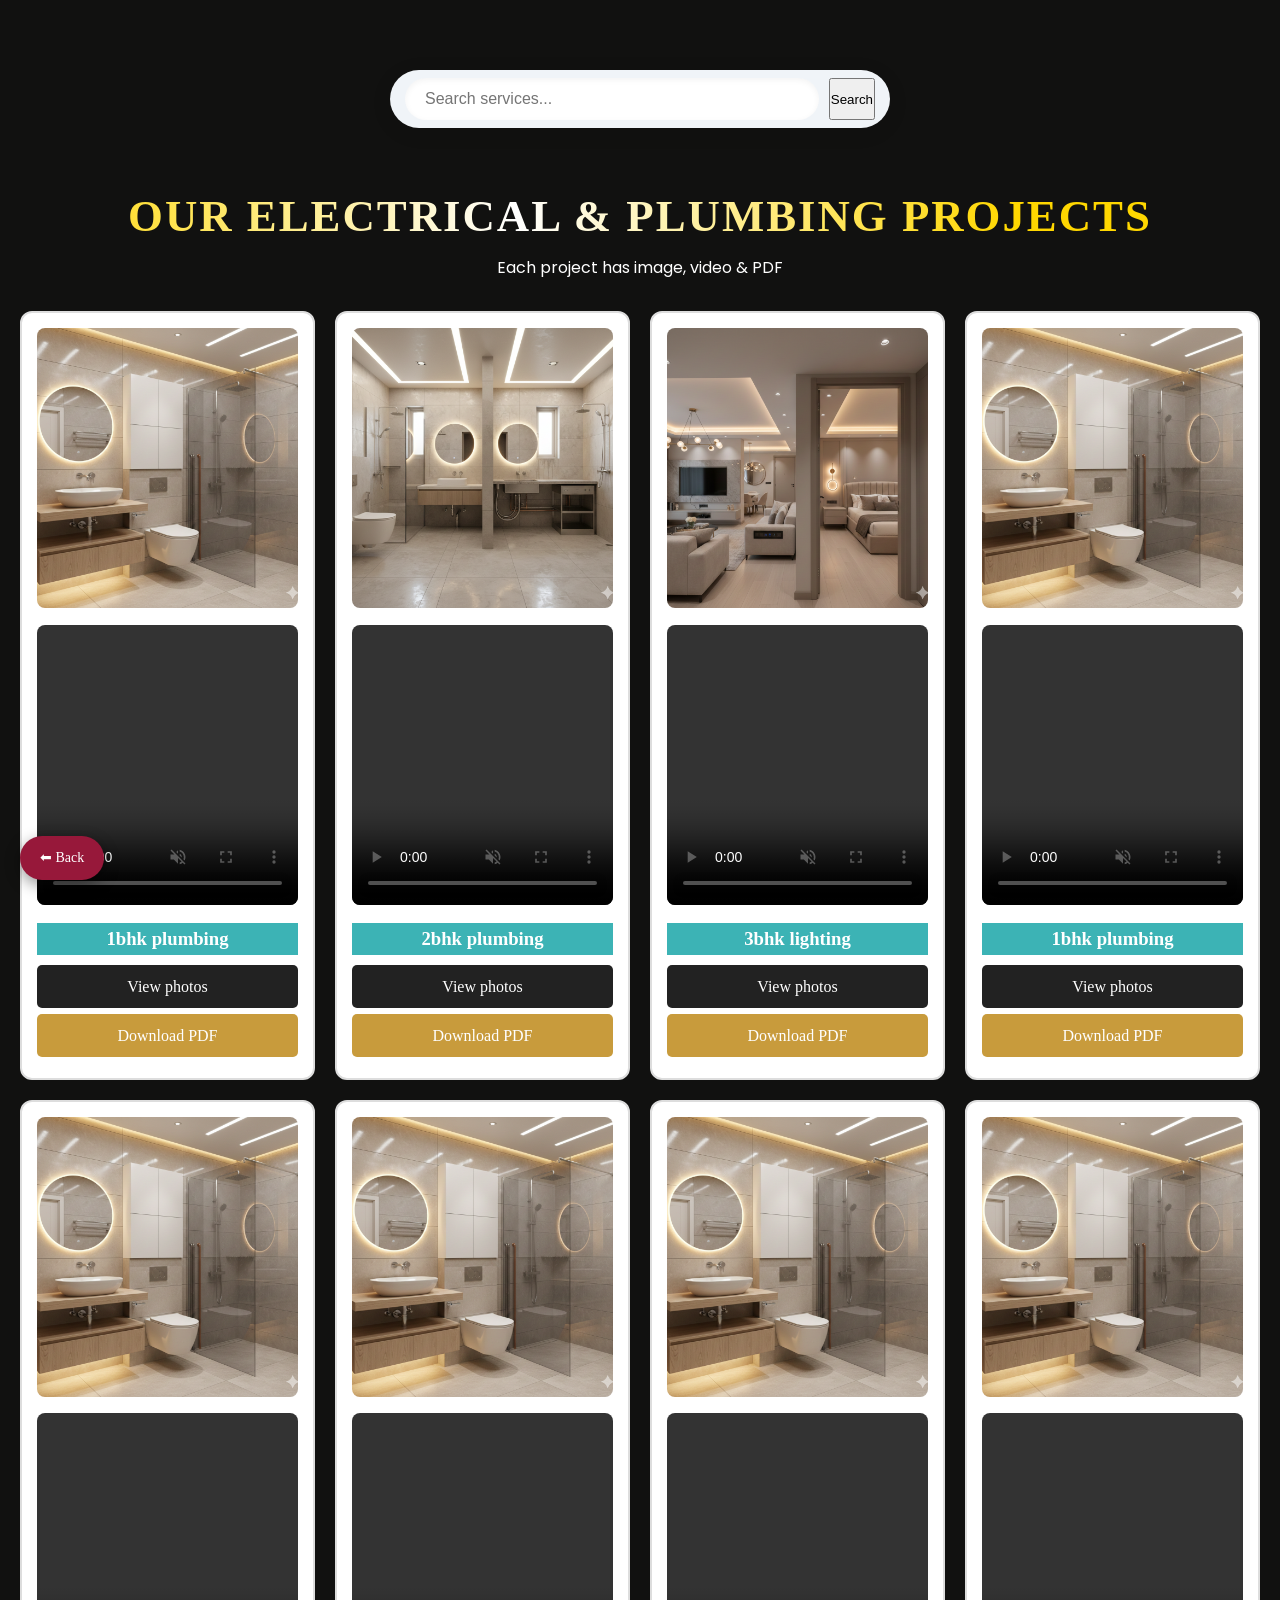
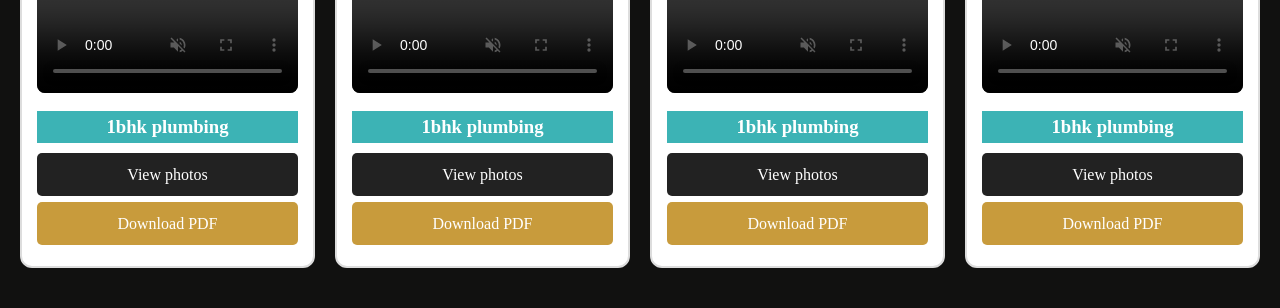
<file: electrical-plumbing-project.html>
<!DOCTYPE html>
<html lang="en">
<head>
  <meta charset="UTF-8">
  <title>Electrical Plumbing Projects</title>
  <meta name="viewport" content="width=device-width, initial-scale=1.0">
  <link rel="stylesheet" href="style.css">
    <link rel="stylesheet" href="https://cdnjs.cloudflare.com/ajax/libs/font-awesome/6.5.0/css/all.min.css">
  <link href="https://fonts.googleapis.com/css2?family=Poppins:wght@400;600;700&display=swap" rel="stylesheet">

</head>

<body class="electrical-plumbing-projects-page">
<section class="inner-section">
    <!-- Search Bar -->
   <div class="search-wrapper">
    <input type="text" id="search-input" placeholder="Search services...">
    <button id="search-btn">Search</button>
  </div>
  
 <p id="no-results" style="display:none; text-align:center; color:red; font-weight:600;">
  No results found 😔
</p>

  <h1>Our electrical & plumbing Projects</h1>
  <p>Each project has image, video & PDF</p>

  <div class="inner-gallery">

    <!-- Project 1 -->
    <div class="project-box">
      <img src="1bhk-plumbing.png" alt="Modular Kitchen">

      <video controls muted playsinline>
        <source src="1bhk-plumbing.mp4" type="video/mp4">
      </video>

      <h3>1bhk plumbing</h3>

      <a href="1bhk-plumbing-photo.pdf" class="btn">
        View photos
      </a>

      <a href="1bhk-plumbing.pdf" download class="btn download">
        Download PDF
      </a>
    </div>

    <!-- Project 2 -->
    <div class="project-box">
      <img src="2bhk-plumbing.png" alt="Furniture Fitting">

      <video controls muted playsinline>
        <source src="2bhk-plumbing.mp4" type="video/mp4">
      </video>

      <h3>2bhk plumbing</h3>

      <a href="2bhk-plumbing-photo.pdf" class="btn">
        View photos
      </a>

      <a href="2bhk-plumbing.pdf" download class="btn download">
        Download PDF
      </a>
    </div>

    <!-- Project 3 -->
    <div class="project-box">
      <img src="3bhk-lighting.png" alt="Wall Design">

      <video controls muted playsinline>
        <source src="3bhk-lighting.mp4" type="video/mp4">
      </video>

      <h3>3bhk lighting</h3>

      <a href="3bhk-lighting-photo.pdf" class="btn">
        View photos
      </a>

      <a href="3bhk-interior.pdf" download class="btn download">
        Download PDF
      </a>
    </div>

     <!-- Project 1 -->
    <div class="project-box">
      <img src="1bhk-plumbing.png" alt="Modular Kitchen">

      <video controls muted playsinline>
        <source src="1bhk-plumbing.mp4" type="video/mp4">
      </video>

      <h3>1bhk plumbing</h3>

      <a href="1bhk-plumbing-photo.pdf" class="btn">
        View photos
      </a>

      <a href="1bhk-plumbing.pdf" download class="btn download">
        Download PDF
      </a>
    </div>

        <!-- Project 1 -->
    <div class="project-box">
      <img src="1bhk-plumbing.png" alt="Modular Kitchen">

      <video controls muted playsinline>
        <source src="1bhk-plumbing.mp4" type="video/mp4">
      </video>

      <h3>1bhk plumbing</h3>

      <a href="1bhk-plumbing-photo.pdf" class="btn">
        View photos
      </a>

      <a href="1bhk-plumbing.pdf" download class="btn download">
        Download PDF
      </a>
    </div>

        <!-- Project 1 -->
    <div class="project-box">
      <img src="1bhk-plumbing.png" alt="Modular Kitchen">

      <video controls muted playsinline>
        <source src="1bhk-plumbing.mp4" type="video/mp4">
      </video>

      <h3>1bhk plumbing</h3>

      <a href="1bhk-plumbing-photo.pdf" class="btn">
        View photos
      </a>

      <a href="1bhk-plumbing.pdf" download class="btn download">
        Download PDF
      </a>
    </div>

        <!-- Project 1 -->
    <div class="project-box">
      <img src="1bhk-plumbing.png" alt="Modular Kitchen">

      <video controls muted playsinline>
        <source src="1bhk-plumbing.mp4" type="video/mp4">
      </video>

      <h3>1bhk plumbing</h3>

      <a href="1bhk-plumbing-photo.pdf" class="btn">
        View photos
      </a>

      <a href="1bhk-plumbing.pdf" download class="btn download">
        Download PDF
      </a>
    </div>

        <!-- Project 1 -->
    <div class="project-box">
      <img src="1bhk-plumbing.png" alt="Modular Kitchen">

      <video controls muted playsinline>
        <source src="1bhk-plumbing.mp4" type="video/mp4">
      </video>

      <h3>1bhk plumbing</h3>

      <a href="1bhk-plumbing-photo.pdf" class="btn">
        View photos
      </a>

      <a href="1bhk-plumbing.pdf" download class="btn download">
        Download PDF
      </a>
    </div>

  </div>

</section>

<a href="javascript:history.back()" class="fixed-back-btn">⬅ Back</a>

<!-- JS -->
  <script src="script.js"></script>


</body>
</html>
</file>
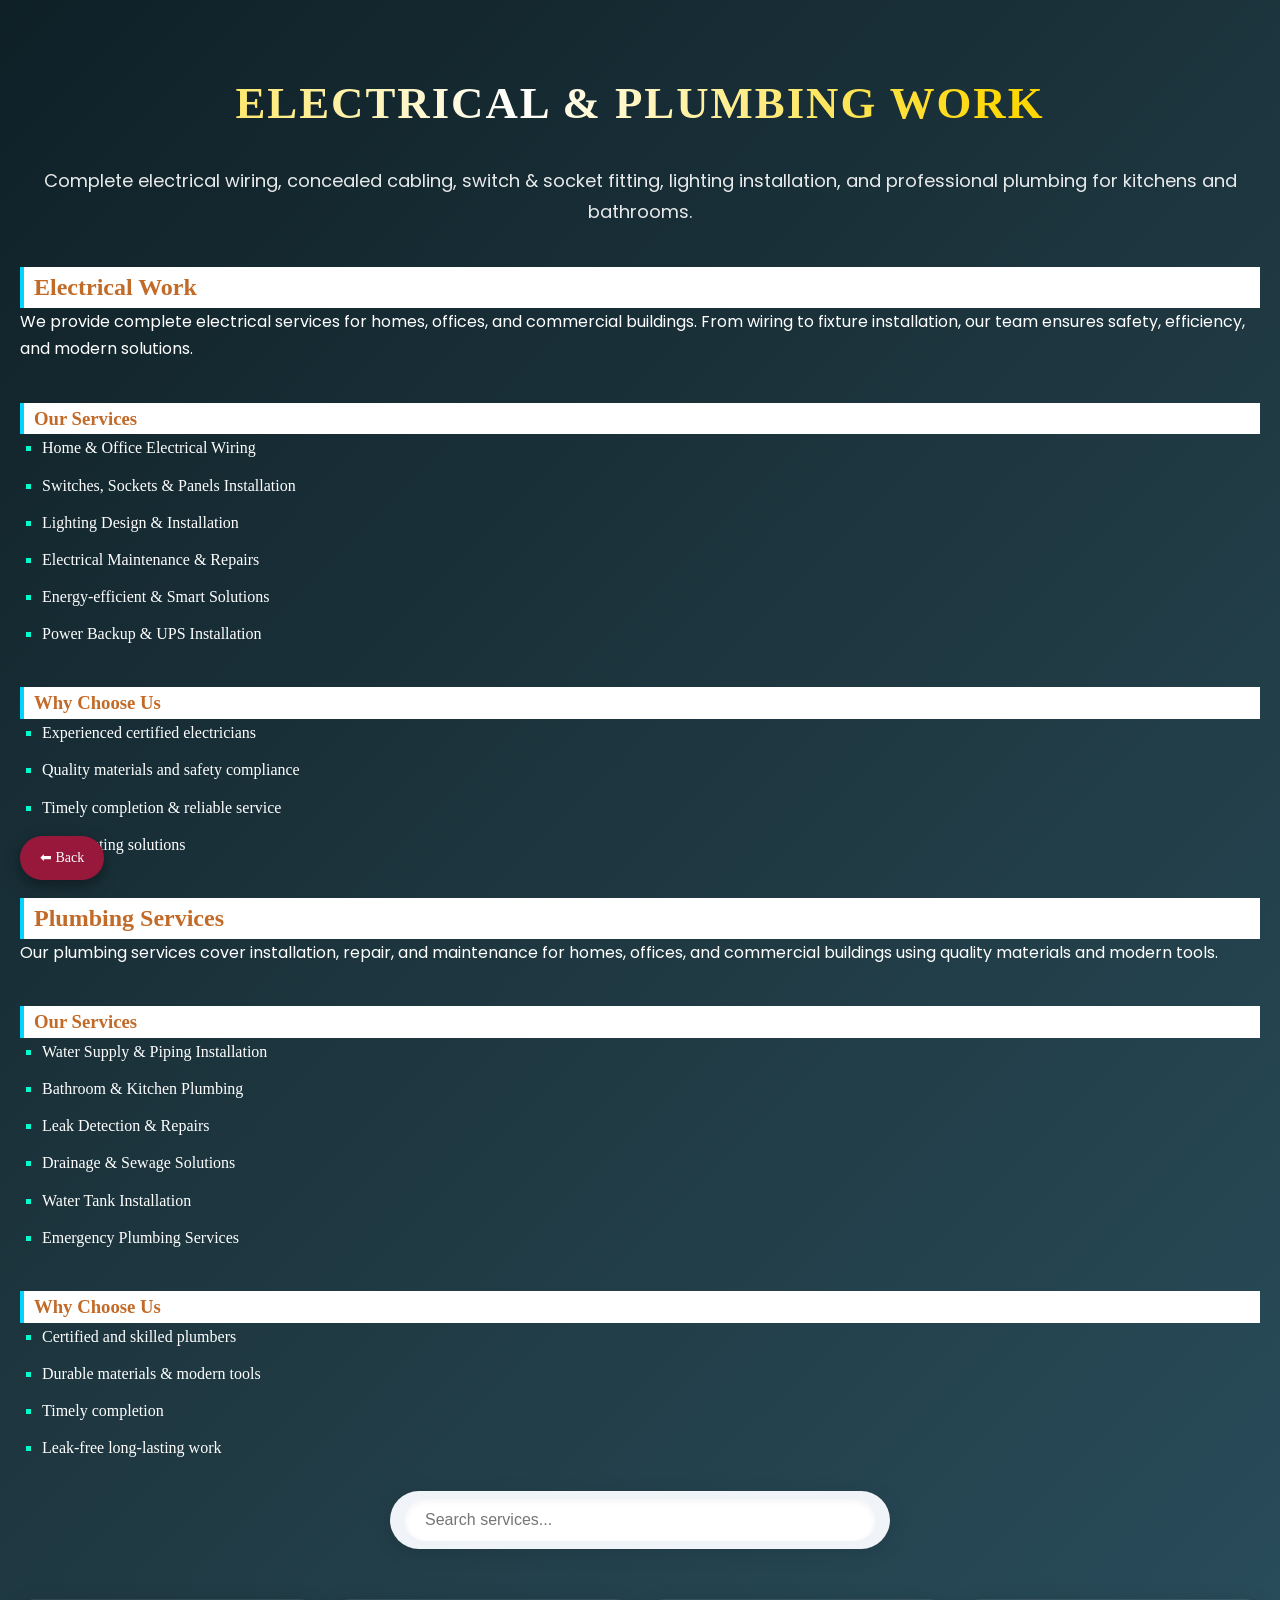
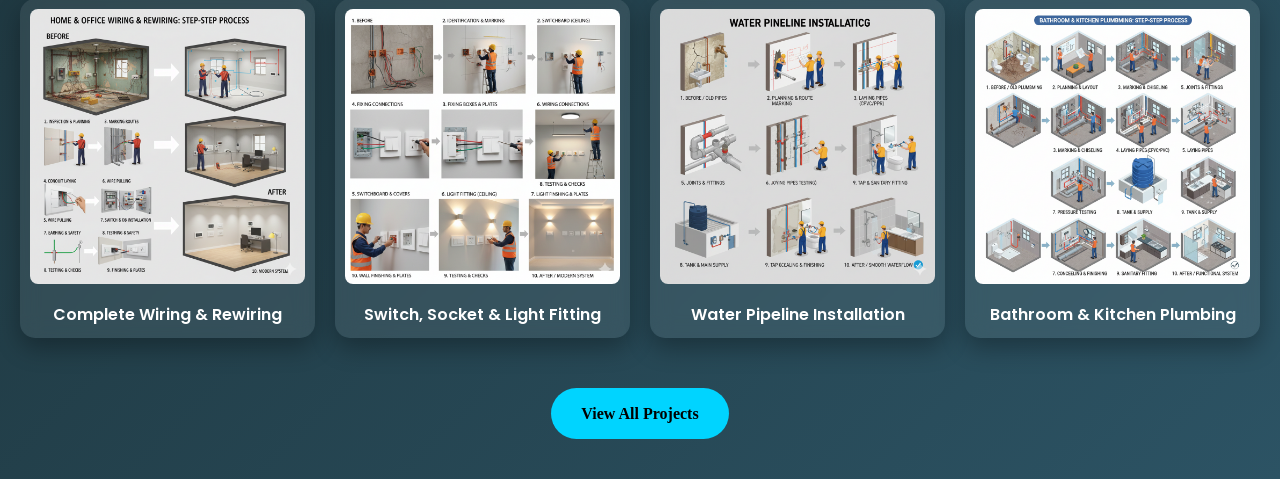
<file: electrical.html>
<!DOCTYPE html>
<html lang="en">
<head>
  <meta charset="UTF-8">
  <title>Electrical & Plumbing Services</title>
  <meta name="viewport" content="width=device-width, initial-scale=1.0">

  <!-- CSS -->
  <link rel="stylesheet" href="style.css">
    <link rel="stylesheet" href="https://cdnjs.cloudflare.com/ajax/libs/font-awesome/6.5.0/css/all.min.css">
  <link href="https://fonts.googleapis.com/css2?family=Poppins:wght@400;600;700&display=swap" rel="stylesheet">

</head>

<body class="electrical-plumbing-page">

  <!-- ===== MAIN INNER SECTION ===== -->
  <section class="inner-section">

  

    <h1>Electrical & Plumbing Work</h1>

    <p class="desc">
      Complete electrical wiring, concealed cabling, switch & socket fitting,
      lighting installation, and professional plumbing for kitchens and bathrooms.
    </p>

    <!-- ===== ELECTRICAL SECTION ===== -->
    <div class="inner-sub-section">
      <h2>Electrical Work</h2>

      <p>
        We provide complete electrical services for homes, offices, and commercial
        buildings. From wiring to fixture installation, our team ensures safety,
        efficiency, and modern solutions.
      </p>

      <h3>Our Services</h3>
      <ul>
        <li>Home & Office Electrical Wiring</li>
        <li>Switches, Sockets & Panels Installation</li>
        <li>Lighting Design & Installation</li>
        <li>Electrical Maintenance & Repairs</li>
        <li>Energy-efficient & Smart Solutions</li>
        <li>Power Backup & UPS Installation</li>
      </ul>

      <h3>Why Choose Us</h3>
      <ul>
        <li>Experienced certified electricians</li>
        <li>Quality materials and safety compliance</li>
        <li>Timely completion & reliable service</li>
        <li>Long-lasting solutions</li>
      </ul>
    </div>

    <!-- ===== PLUMBING SECTION ===== -->
    <div class="inner-sub-section">
      <h2>Plumbing Services</h2>

      <p>
        Our plumbing services cover installation, repair, and maintenance for
        homes, offices, and commercial buildings using quality materials and
        modern tools.
      </p>

      <h3>Our Services</h3>
      <ul>
        <li>Water Supply & Piping Installation</li>
        <li>Bathroom & Kitchen Plumbing</li>
        <li>Leak Detection & Repairs</li>
        <li>Drainage & Sewage Solutions</li>
        <li>Water Tank Installation</li>
        <li>Emergency Plumbing Services</li>
      </ul>

      <h3>Why Choose Us</h3>
      <ul>
        <li>Certified and skilled plumbers</li>
        <li>Durable materials & modern tools</li>
        <li>Timely completion</li>
        <li>Leak-free long-lasting work</li>
      </ul>
    </div>

    <!-- ===== IMAGE GALLERY ===== -->
       <!-- Search Bar -->
  <div class="search-wrapper">
    <input type="text" id="search-input" placeholder="Search services...">
   
  </div>

   <p id="no-results" style="display:none; text-align:center; color:red; font-weight:600;">
  No results found 😔
</p>


    <div class="inner-gallery">

      <div class="inner-card">
        <img src="Complete-wring-&-rewiring.png" alt="Structural Repair">
        <p>Complete Wiring & Rewiring</p>
      </div>

      <div class="inner-card">
        <img src="Switch-socket-&-light-fitting.png" alt="Structural Repair">
        <p>Switch, Socket & Light Fitting</p>
      </div>

      <div class="inner-card">
        <img src="Watter-pipelin-instalatione.png" alt="Structural Repair">
        <p>Water Pipeline Installation</p>
      </div>

      <div class="inner-card">
        <img src="Bathroom-&-kitchen-plumbing.png" alt="Structural Repair">
        <p>Bathroom & Kitchen Plumbing</p>
      </div>

    </div>



    </div>


    <!-- ===== VIEW BUTTON ===== -->
    <div class="view-center">
      <a href="electrical-plumbing-project.html" class="view-btn">
        View All Projects
      </a>
    </div>

  </section>

  <!-- ===== BACK BUTTON ===== -->
 <a href="javascript:history.back()" class="fixed-back-btn">⬅ Back</a>


  <!-- JS -->
  <script src="script.js"></script>

</body>
</html>
</file>
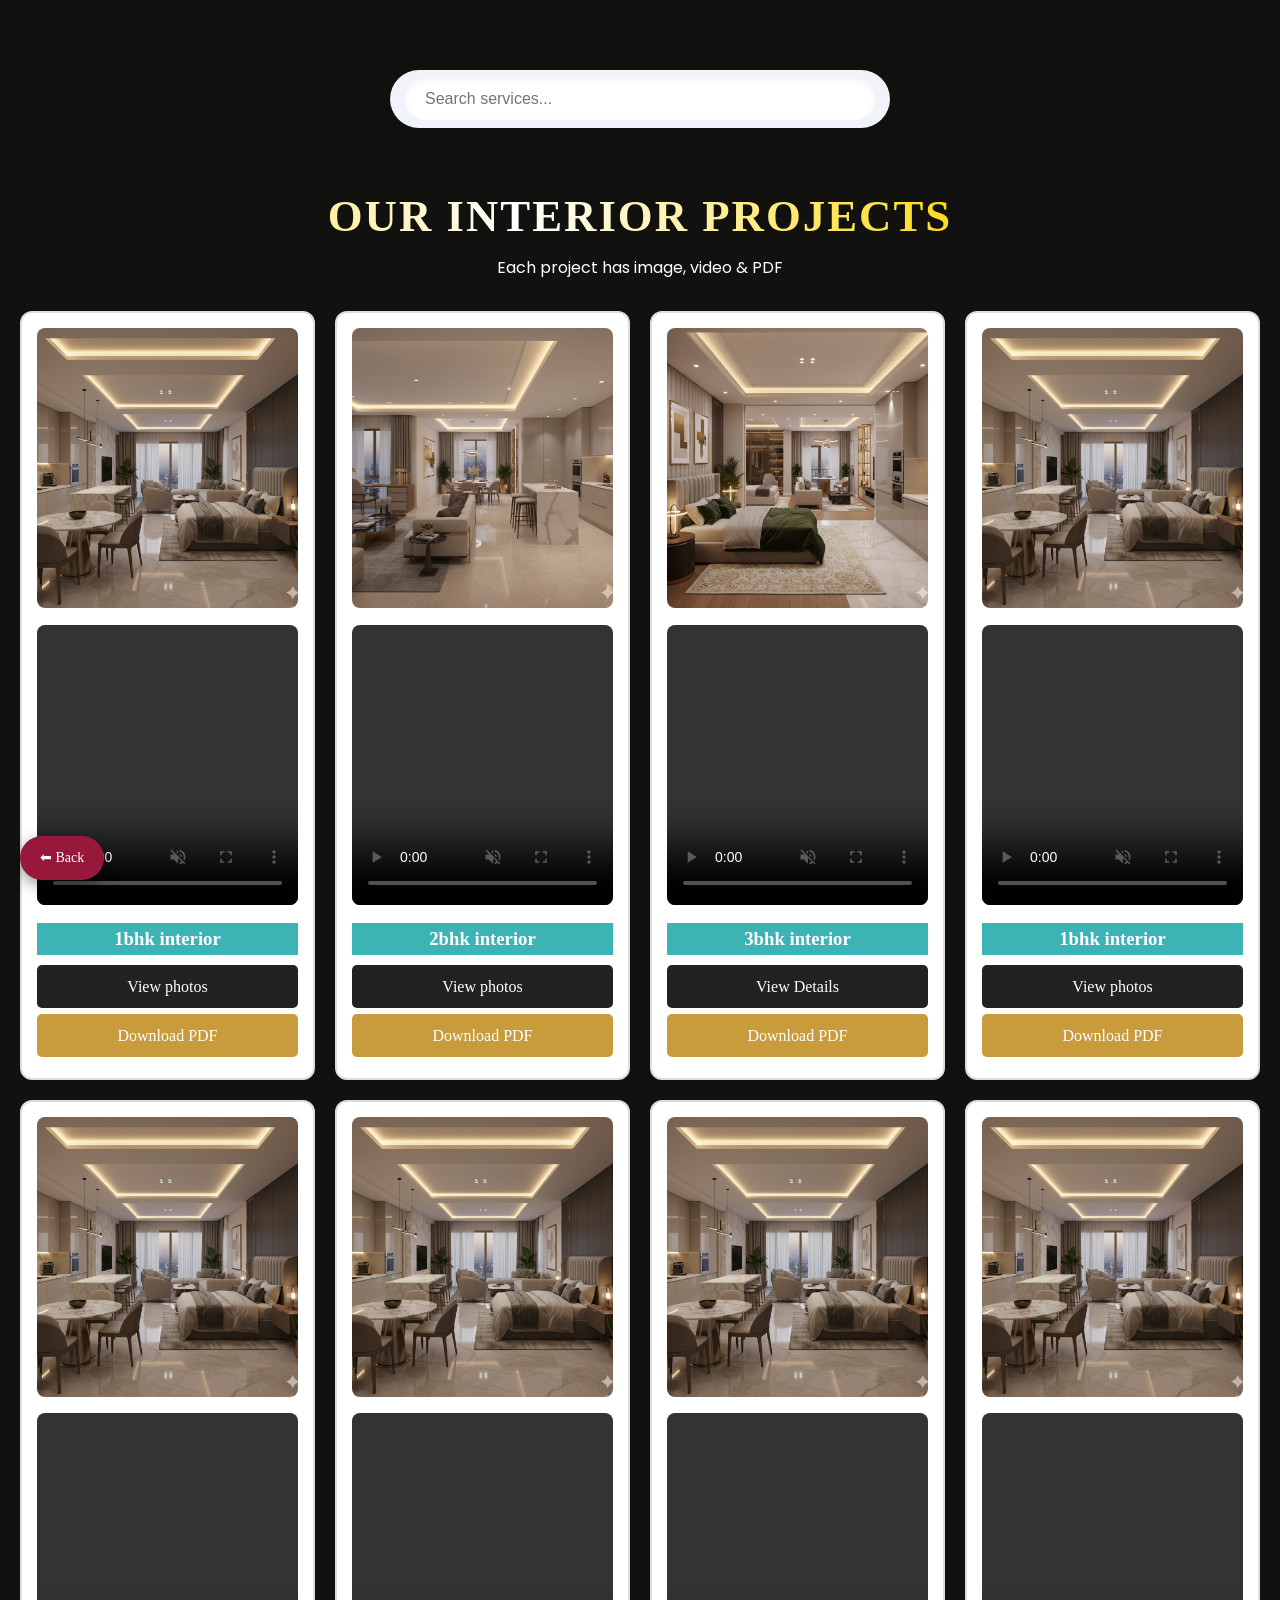
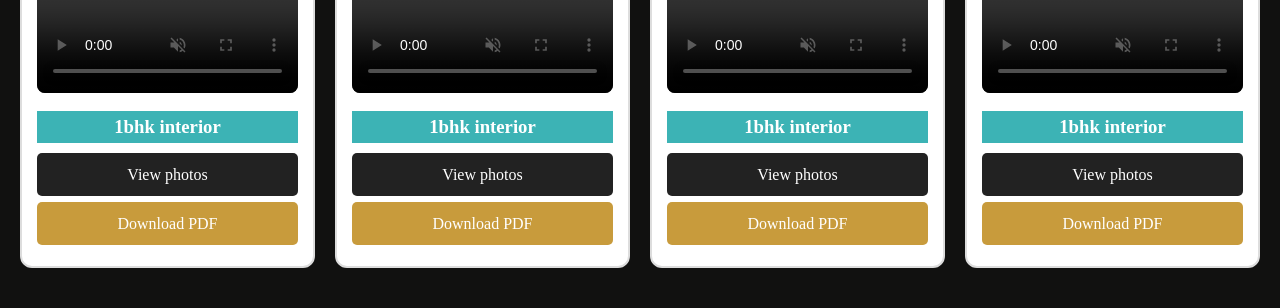
<file: interior-projects.html>
<!DOCTYPE html>
<html lang="en">
<head>
  <meta charset="UTF-8">
  <title>Interior Projects</title>
  <meta name="viewport" content="width=device-width, initial-scale=1.0">
  <link rel="stylesheet" href="style.css">
    <link rel="stylesheet" href="https://cdnjs.cloudflare.com/ajax/libs/font-awesome/6.5.0/css/all.min.css">
  <link href="https://fonts.googleapis.com/css2?family=Poppins:wght@400;600;700&display=swap" rel="stylesheet">

</head>

<body class="interior-projects-page">
<section class="inner-section">


  <!-- Search Bar -->
   <div class="search-wrapper">
    <input type="text" id="search-input" placeholder="Search services...">
   
  </div>


   <p id="no-results" style="display:none; text-align:center; color:red; font-weight:600;">
  No results found 😔
</p>



  <h1>Our interior Projects</h1>
  <p>Each project has image, video & PDF</p>

  <div class="inner-gallery">

    <!-- Project 1 -->
    <div class="project-box">
      <img src="1bhk-interior.png" alt="Modular Kitchen">

      <video controls muted playsinline>
        <source src="1bhk-interior.mp4" type="video/mp4">
      </video>

      <h3>1bhk interior</h3>

      <a href="1bhk-interior-photo.pdf" class="btn">
        View photos
      </a>

      <a href="1bhk-interior.pdf" download class="btn download">
        Download PDF
      </a>
    </div>

    <!-- Project 2 -->
    <div class="project-box">
      <img src="2bhk-interior.png" alt="Furniture Fitting">

      <video controls muted playsinline>
        <source src="2bhk-interior.mp4" type="video/mp4">
      </video>

      <h3>2bhk interior</h3>

      <a href="2bhk-interior-photo.pdf" class="btn">
        View photos
      </a>

      <a href="2bhk-interior.pdf" download class="btn download">
        Download PDF
      </a>
    </div>

    <!-- Project 3 -->
    <div class="project-box">
      <img src="3bhk-interior.png" alt="Wall Design">

      <video controls muted playsinline>
        <source src="3bhk-interior.mp4" type="video/mp4">
      </video>

      <h3>3bhk interior</h3>

      <a href="3bhk-interior-photo.pdf" class="btn">
        View Details
      </a>

      <a href="3bhk-interior.pdf" download class="btn download">
        Download PDF
      </a>
    </div>

    <!-- Project 1 -->
    <div class="project-box">
      <img src="1bhk-interior.png" alt="Modular Kitchen">

      <video controls muted playsinline>
        <source src="1bhk-interior.mp4" type="video/mp4">
      </video>

      <h3>1bhk interior</h3>

      <a href="1bhk-interior-photo.pdf" class="btn">
        View photos
      </a>

      <a href="1bhk-interior.pdf" download class="btn download">
        Download PDF
      </a>
    </div>

    <!-- Project 1 -->
    <div class="project-box">
      <img src="1bhk-interior.png" alt="Modular Kitchen">

      <video controls muted playsinline>
        <source src="1bhk-interior.mp4" type="video/mp4">
      </video>

      <h3>1bhk interior</h3>

      <a href="1bhk-interior-photo.pdf" class="btn">
        View photos
      </a>

      <a href="1bhk-interior.pdf" download class="btn download">
        Download PDF
      </a>
    </div>

    <!-- Project 1 -->
    <div class="project-box">
      <img src="1bhk-interior.png" alt="Modular Kitchen">

      <video controls muted playsinline>
        <source src="1bhk-interior.mp4" type="video/mp4">
      </video>

      <h3>1bhk interior</h3>

      <a href="1bhk-interior-photo.pdf" class="btn">
        View photos
      </a>

      <a href="1bhk-interior.pdf" download class="btn download">
        Download PDF
      </a>
    </div>

    <!-- Project 1 -->
    <div class="project-box">
      <img src="1bhk-interior.png" alt="Modular Kitchen">

      <video controls muted playsinline>
        <source src="1bhk-interior.mp4" type="video/mp4">
      </video>

      <h3>1bhk interior</h3>

      <a href="1bhk-interior-photo.pdf" class="btn">
        View photos
      </a>

      <a href="1bhk-interior.pdf" download class="btn download">
        Download PDF
      </a>
    </div>

    <!-- Project 1 -->
    <div class="project-box">
      <img src="1bhk-interior.png" alt="Modular Kitchen">

      <video controls muted playsinline>
        <source src="1bhk-interior.mp4" type="video/mp4">
      </video>

      <h3>1bhk interior</h3>

      <a href="1bhk-interior-photo.pdf" class="btn">
        View photos
      </a>

      <a href="1bhk-interior.pdf" download class="btn download">
        Download PDF
      </a>
    </div>
    

  </div>

</section>
<a href="javascript:history.back()" class="fixed-back-btn">⬅ Back</a>

<!-- JS -->
  <script src="script.js"></script>

</body>
</html>
</file>
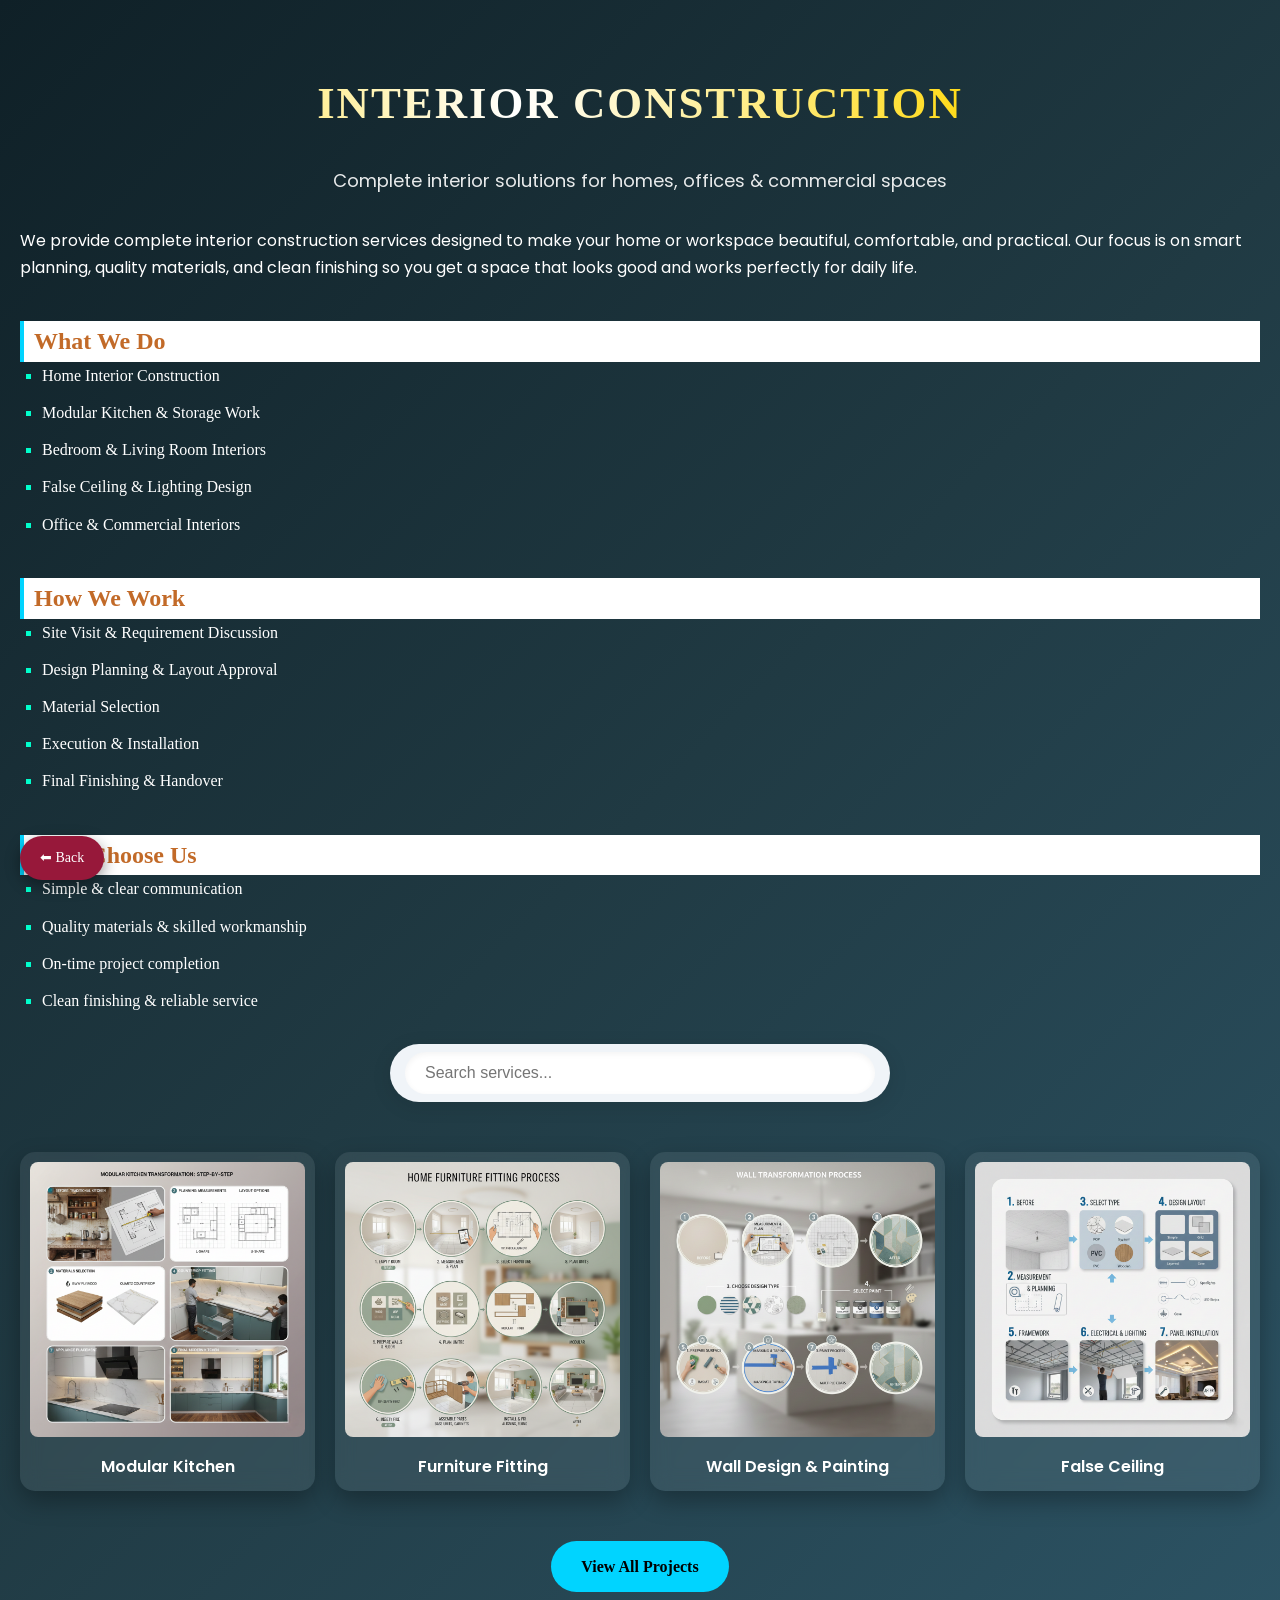
<file: interior.html>
<!DOCTYPE html>
<html lang="en">
<head>
  <meta charset="UTF-8">
  <title>Interior Construction</title>
  <meta name="viewport" content="width=device-width, initial-scale=1.0">

  <!-- CSS -->
  <link rel="stylesheet" href="style.css">
  <link rel="stylesheet" href="https://cdnjs.cloudflare.com/ajax/libs/font-awesome/6.5.0/css/all.min.css">
  <link href="https://fonts.googleapis.com/css2?family=Poppins:wght@400;600;700&display=swap" rel="stylesheet">
</head>
<body class="interior-page">
  <!-- ===== MAIN INNER SECTION ===== -->
  <section class="inner-section">
    <h1>Interior Construction</h1>

    <p class="desc">
               Complete interior solutions for homes, offices & commercial spaces
    </p>

    <p class="intro">
      We provide complete interior construction services designed to make
      your home or workspace beautiful, comfortable, and practical.
      Our focus is on smart planning, quality materials, and clean finishing
      so you get a space that looks good and works perfectly for daily life.
    </p>

    <h2>What We Do</h2>
    <ul>
      <li>Home Interior Construction</li>
      <li>Modular Kitchen & Storage Work</li>
      <li>Bedroom & Living Room Interiors</li>
      <li>False Ceiling & Lighting Design</li>
      <li>Office & Commercial Interiors</li>
    </ul>

    <h2>How We Work</h2>
    <ul>
      <li>Site Visit & Requirement Discussion</li>
      <li>Design Planning & Layout Approval</li>
      <li>Material Selection</li>
      <li>Execution & Installation</li>
      <li>Final Finishing & Handover</li>
    </ul>

    <h2>Why Choose Us</h2>
    <ul>
      <li>Simple & clear communication</li>
      <li>Quality materials & skilled workmanship</li>
      <li>On-time project completion</li>
      <li>Clean finishing & reliable service</li>
    </ul>

    

    <!-- ===== IMAGE GALLERY ===== -->
  <div class="search-wrapper">
    <input type="text" id="search-input" placeholder="Search services...">

  </div>


  <p id="no-results" style="display:none; text-align:center; color:red; font-weight:600;">
  No results found 😔
</p>


    <div class="inner-gallery">
      <div class="inner-card">
        <img src="Madular-Kitchen.png" alt="Modular Kitchen">
        <p>Modular Kitchen</p>
      </div>

      <div class="inner-card">
        <img src="Furniture-Fitting.png" alt="Furniture Fitting">
        <p>Furniture Fitting</p>
      </div>

      <div class="inner-card">
        <img src="Wall-desimg-&-Painting.png" alt="Wall Design & Painting">
        <p>Wall Design & Painting</p>
      </div>

      <div class="inner-card">
        <img src="False-Ceiling.png" alt="False Ceiling">
        <p>False Ceiling</p>
      </div>

    </div>

   

    <!-- ===== PROJECT BUTTON ===== -->
    <div class="view-center">
      <a href="interior-projects.html" class="view-btn">
        View All Projects
      </a>
    </div>

    
  </section>

  <!-- ===== BACK BUTTON ===== -->
  <a href="javascript:history.back()" class="fixed-back-btn">⬅ Back</a>

  <!-- JS -->
  <script src="script.js"></script>

</body>
</html>
</file>
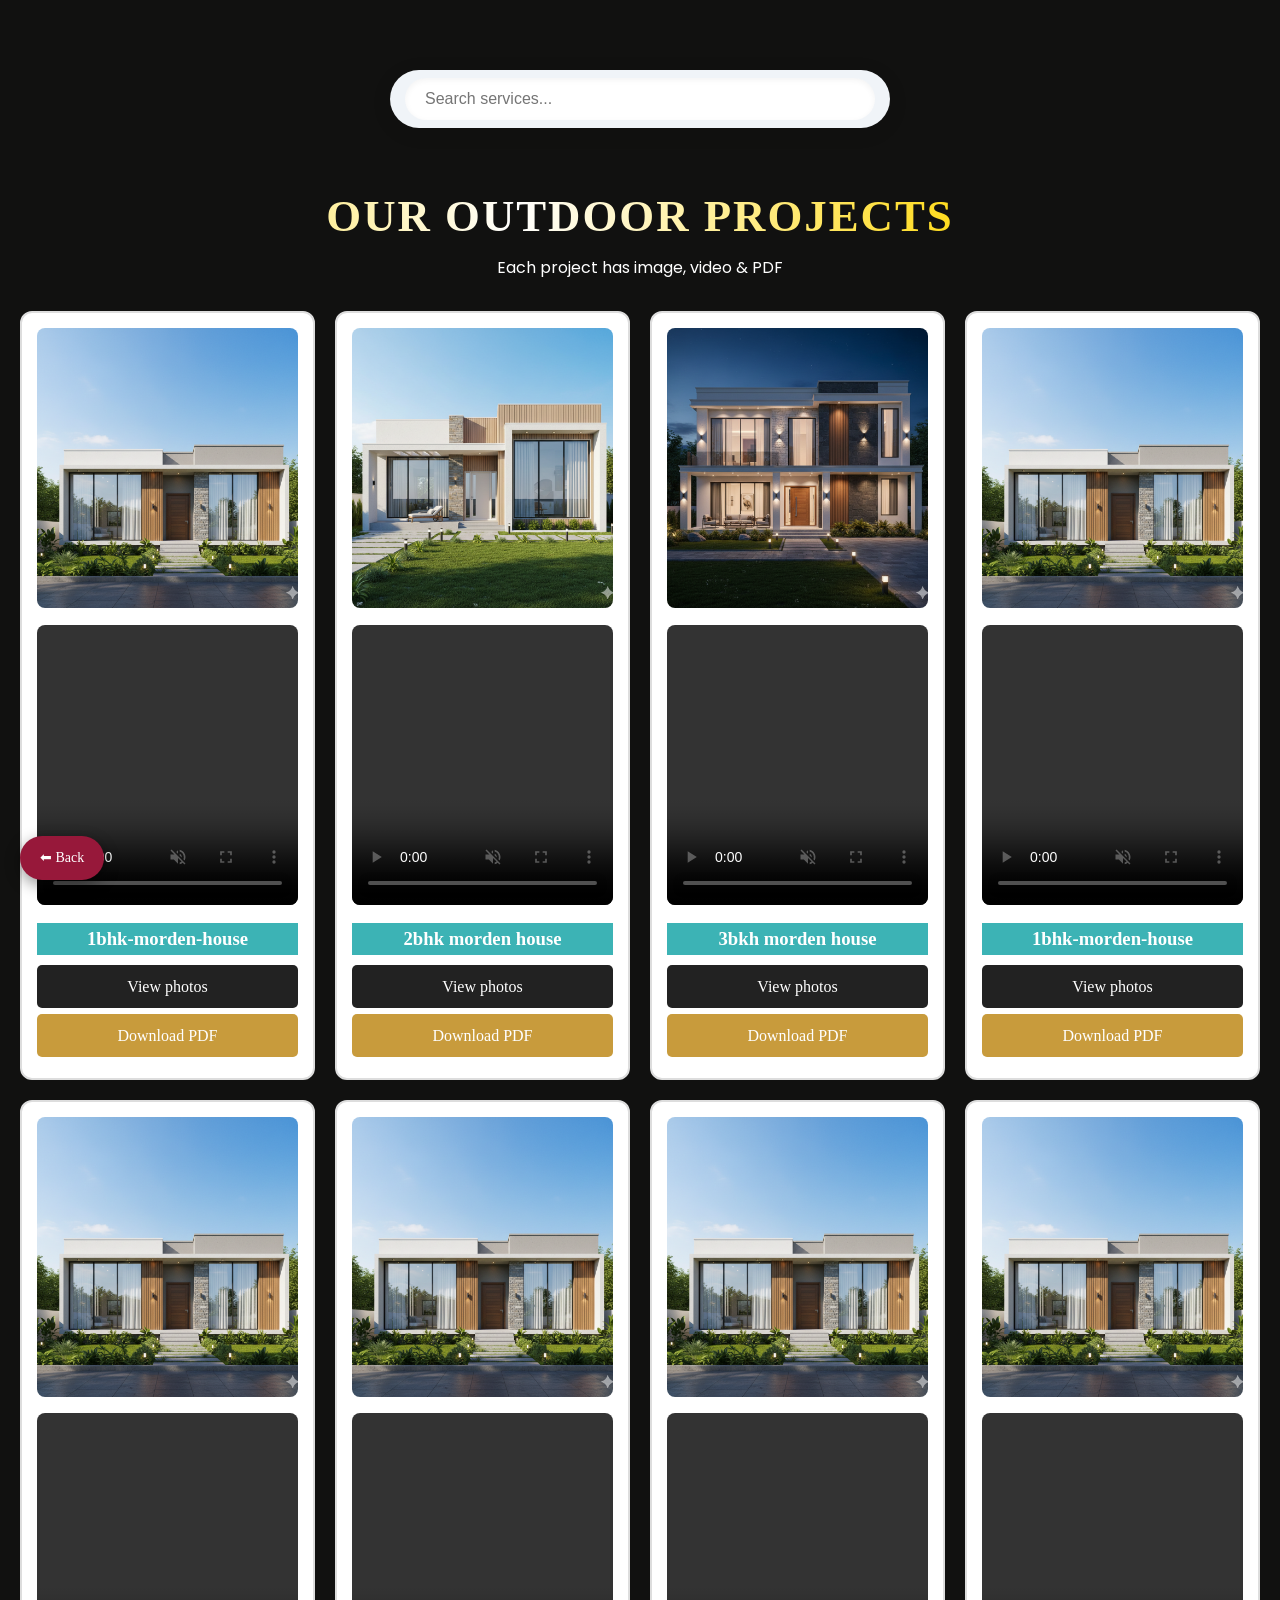
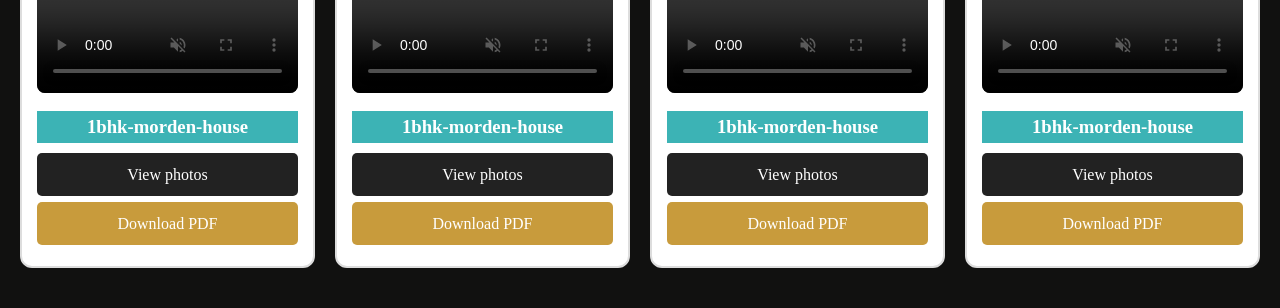
<file: outdoor-project.html>
<!DOCTYPE html>
<html lang="en">
<head>
  <meta charset="UTF-8">
  <title>Outdoor Projects</title>
  <meta name="viewport" content="width=device-width, initial-scale=1.0">
  <link rel="stylesheet" href="style.css">
    <link rel="stylesheet" href="https://cdnjs.cloudflare.com/ajax/libs/font-awesome/6.5.0/css/all.min.css">
  <link href="https://fonts.googleapis.com/css2?family=Poppins:wght@400;600;700&display=swap" rel="stylesheet">

</head>

<body class="outdoor-projects-page">
<section class="inner-section">
  <!-- Search Bar -->
 <div class="search-wrapper">
    <input type="text" id="search-input" placeholder="Search services...">

  </div>

   <p id="no-results" style="display:none; text-align:center; color:red; font-weight:600;">
  No results found 😔
</p>


  <h1>Our Outdoor Projects</h1>
  <p>Each project has image, video & PDF</p>

  <div class="inner-gallery">

    <!-- Project 1 -->
    <div class="project-box">
      <img src="1bhk-morden-house.png" alt="1bhk-morden-house">

      <video controls muted playsinline>
        <source src="1bhk-morden-house.mp4" type="video/mp4">
      </video>

      <h3>1bhk-morden-house</h3>

      <a href="1bhk-morden-house-photo.pdf" class="btn">
        View photos
      </a>

      <a href="1bhk-morden-house.pdf" download class="btn download">
        Download PDF
      </a>
    </div>

    <!-- Project 2 -->
    <div class="project-box">
      <img src="2bhk-morden-house.png" alt="Furniture Fitting">

      <video controls muted playsinline>
        <source src="2bhk-morden-house.mp4" type="video/mp4">
      </video>

      <h3>2bhk morden house</h3>

      <a href="2bhk-morden-house-photo.pdf" class="btn">
        View photos
      </a>

      <a href="2bhk-morden-house.pdf" download class="btn download">
        Download PDF
      </a>
    </div>

    <!-- Project 3 -->
    <div class="project-box">
      <img src="3bhk-morden-house.png" alt="Wall Design">

      <video controls muted playsinline>
        <source src="3bhk-morden-house.mp4" type="video/mp4">
      </video>

      <h3>3bkh morden house</h3>

      <a href="3bhk-morden-house-photo.pdf" class="btn">
        View photos
      </a>

      <a href="3bhk-morden-house.pdf" download class="btn download">
        Download PDF
      </a>
    </div>

     <!-- Project 1 -->
    <div class="project-box">
      <img src="1bhk-morden-house.png" alt="1bhk-morden-house">

      <video controls muted playsinline>
        <source src="1bhk-morden-house.mp4" type="video/mp4">
      </video>

      <h3>1bhk-morden-house</h3>

      <a href="1bhk-morden-house-photo.pdf" class="btn">
        View photos
      </a>

      <a href="1bhk-morden-house.pdf" download class="btn download">
        Download PDF
      </a>
    </div>

     <!-- Project 1 -->
    <div class="project-box">
      <img src="1bhk-morden-house.png" alt="1bhk-morden-house">

      <video controls muted playsinline>
        <source src="1bhk-morden-house.mp4" type="video/mp4">
      </video>

      <h3>1bhk-morden-house</h3>

      <a href="1bhk-morden-house-photo.pdf" class="btn">
        View photos
      </a>

      <a href="1bhk-morden-house.pdf" download class="btn download">
        Download PDF
      </a>
    </div>

     <!-- Project 1 -->
    <div class="project-box">
      <img src="1bhk-morden-house.png" alt="1bhk-morden-house">

      <video controls muted playsinline>
        <source src="1bhk-morden-house.mp4" type="video/mp4">
      </video>

      <h3>1bhk-morden-house</h3>

      <a href="1bhk-morden-house-photo.pdf" class="btn">
        View photos
      </a>

      <a href="1bhk-morden-house.pdf" download class="btn download">
        Download PDF
      </a>
    </div>

     <!-- Project 1 -->
    <div class="project-box">
      <img src="1bhk-morden-house.png" alt="1bhk-morden-house">

      <video controls muted playsinline>
        <source src="1bhk-morden-house.mp4" type="video/mp4">
      </video>

      <h3>1bhk-morden-house</h3>

      <a href="1bhk-morden-house-photo.pdf" class="btn">
        View photos
      </a>

      <a href="1bhk-morden-house.pdf" download class="btn download">
        Download PDF
      </a>
    </div>

     <!-- Project 1 -->
    <div class="project-box">
      <img src="1bhk-morden-house.png" alt="1bhk-morden-house">

      <video controls muted playsinline>
        <source src="1bhk-morden-house.mp4" type="video/mp4">
      </video>

      <h3>1bhk-morden-house</h3>

      <a href="1bhk-morden-house-photo.pdf" class="btn">
        View photos
      </a>

      <a href="1bhk-morden-house.pdf" download class="btn download">
        Download PDF
      </a>
    </div>

  

  </div>

</section>

<a href="javascript:history.back()" class="fixed-back-btn">⬅ Back</a>

<!-- JS -->
  <script src="script.js"></script>

</body>
</html>
</file>
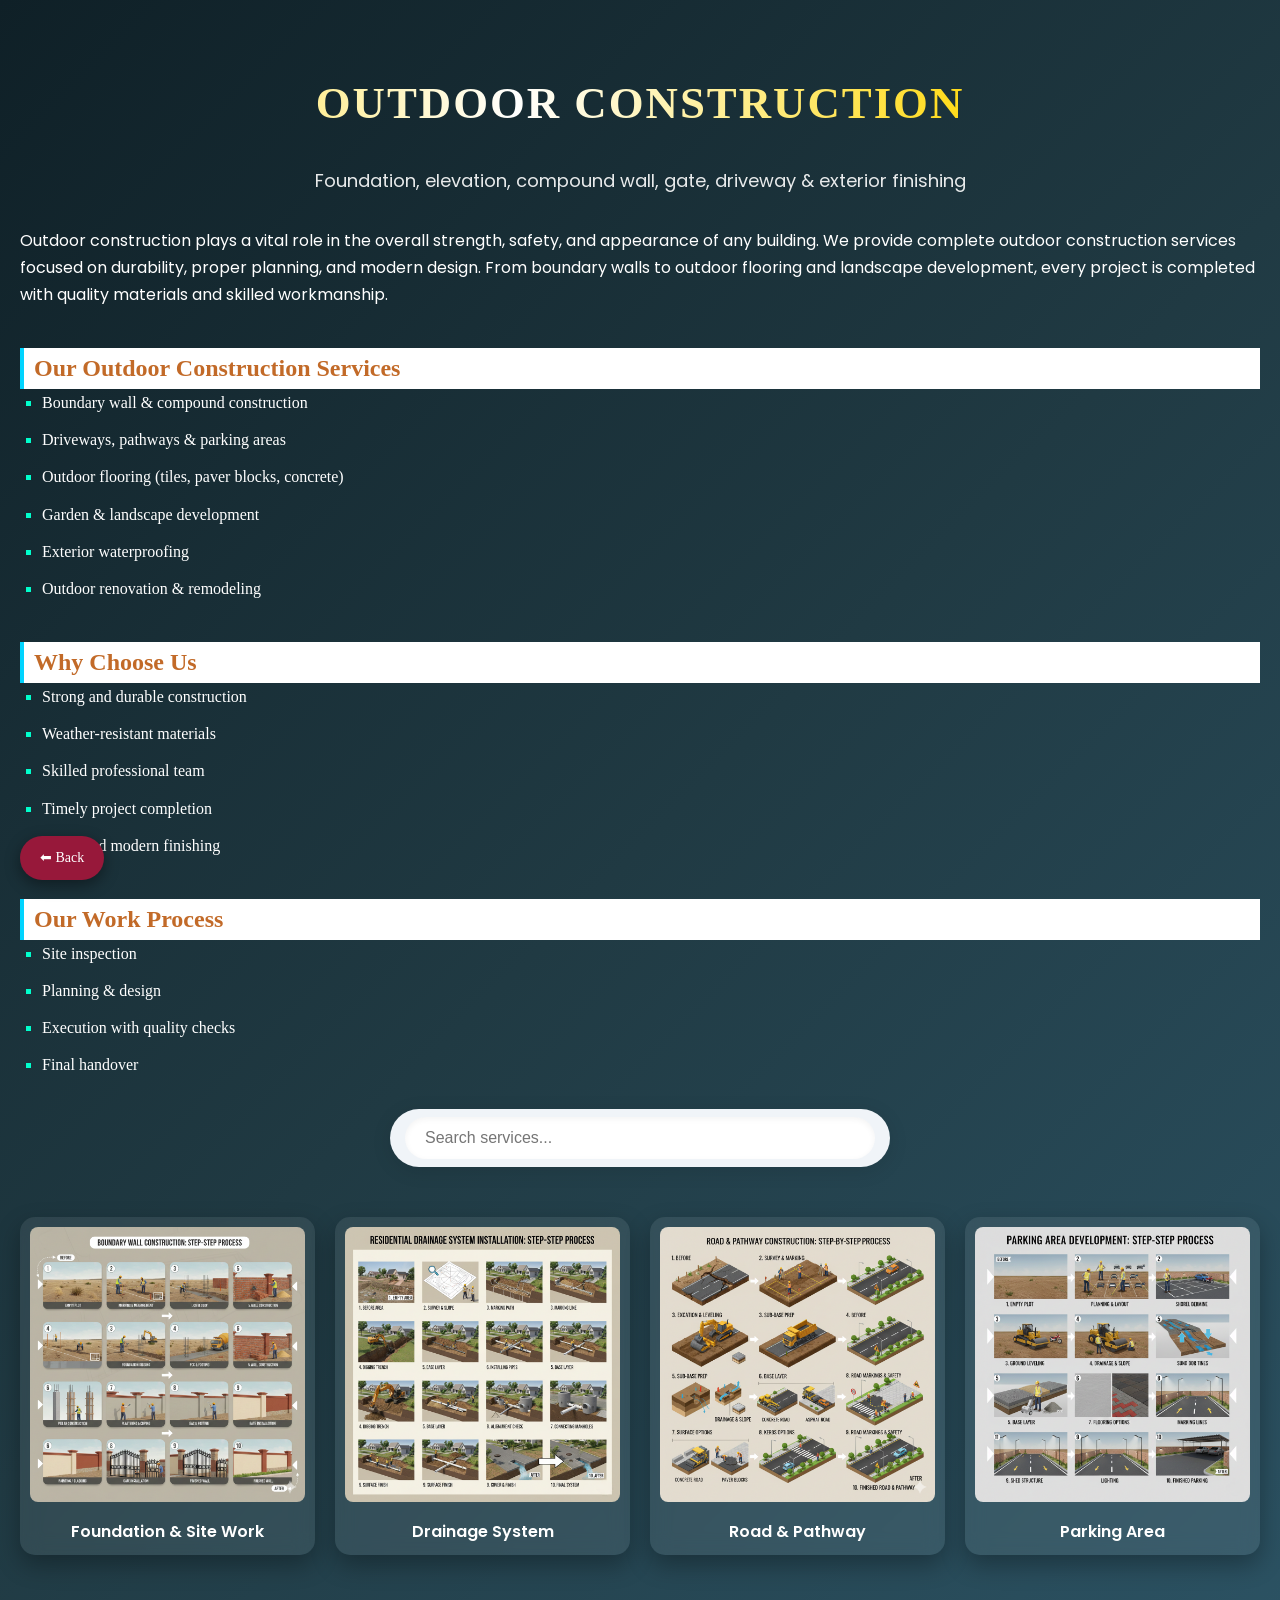
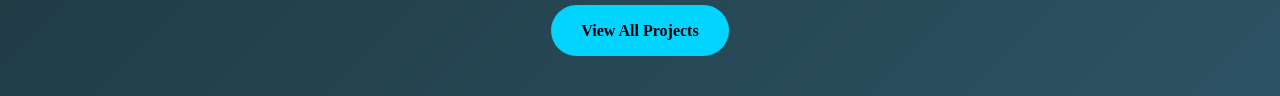
<file: outdoor.html>
<!DOCTYPE html>
<html lang="en">
<head>
  <meta charset="UTF-8">
  <title>Outdoor Construction</title>
  <meta name="viewport" content="width=device-width, initial-scale=1.0">

  <!-- CSS -->
  <link rel="stylesheet" href="style.css">
    <link rel="stylesheet" href="https://cdnjs.cloudflare.com/ajax/libs/font-awesome/6.5.0/css/all.min.css">
  <link href="https://fonts.googleapis.com/css2?family=Poppins:wght@400;600;700&display=swap" rel="stylesheet">

</head>

<body class="outdoor-page">


  <!-- ===== MAIN INNER SECTION ===== -->
  <section class="inner-section">
    <h1>Outdoor Construction</h1>

    <p class="desc script">
      Foundation, elevation, compound wall, gate, driveway & exterior finishing
    </p>

    <p>
      Outdoor construction plays a vital role in the overall strength, safety,
      and appearance of any building. We provide complete outdoor construction
      services focused on durability, proper planning, and modern design.
      From boundary walls to outdoor flooring and landscape development,
      every project is completed with quality materials and skilled workmanship.
    </p>

    <!-- ===== SERVICES ===== -->
    <h2>Our Outdoor Construction Services</h2>
    <ul>
      <li>Boundary wall & compound construction</li>
      <li>Driveways, pathways & parking areas</li>
      <li>Outdoor flooring (tiles, paver blocks, concrete)</li>
      <li>Garden & landscape development</li>
      <li>Exterior waterproofing</li>
      <li>Outdoor renovation & remodeling</li>
    </ul>

    <!-- ===== WHY CHOOSE US ===== -->
    <h2>Why Choose Us</h2>
    <ul>
      <li>Strong and durable construction</li>
      <li>Weather-resistant materials</li>
      <li>Skilled professional team</li>
      <li>Timely project completion</li>
      <li>Clean and modern finishing</li>
    </ul>

    <!-- ===== PROCESS ===== -->
    <h2>Our Work Process</h2>
    <ul>
      <li>Site inspection</li>
      <li>Planning & design</li>
      <li>Execution with quality checks</li>
      <li>Final handover</li>
    </ul>

    <!-- ===== IMAGE GALLERY ===== -->
      <div class="search-wrapper">
    <input type="text" id="search-input" placeholder="Search services...">
   
  </div>

 <p id="no-results" style="display:none; text-align:center; color:red; font-weight:600;">
  No results found 😔
</p>


    <div class="inner-gallery">

      <div class="inner-card">
        <img src="Foundation-&-side-work.png" alt="Structural Repair">
        <p>Foundation & Site Work</p>
      </div>

      <div class="inner-card">
        <img src="Drainage-system.png" alt="Structural Repair">
        <p>Drainage System</p>
      </div>

      <div class="inner-card">
        <img src="Road-&-pathway.png" alt="Structural Repair">
        <p>Road & Pathway</p>
      </div>

      <div class="inner-card">
        <img src="Parking-area.png" alt="Structural Repair">
        <p>Parking Area</p>
      </div>

    </div>



    <!-- ===== VIEW PROJECT BUTTON ===== -->
    <div class="view-center">
      <a href="outdoor-project.html" class="view-btn">
        View All Projects
      </a>
    </div>

  <!-- ===== BACK BUTTON ===== -->
 <a href="javascript:history.back()" class="fixed-back-btn">⬅ Back</a>


  <!-- JS -->
  <script src="script.js"></script>

</body>
</html>
</file>
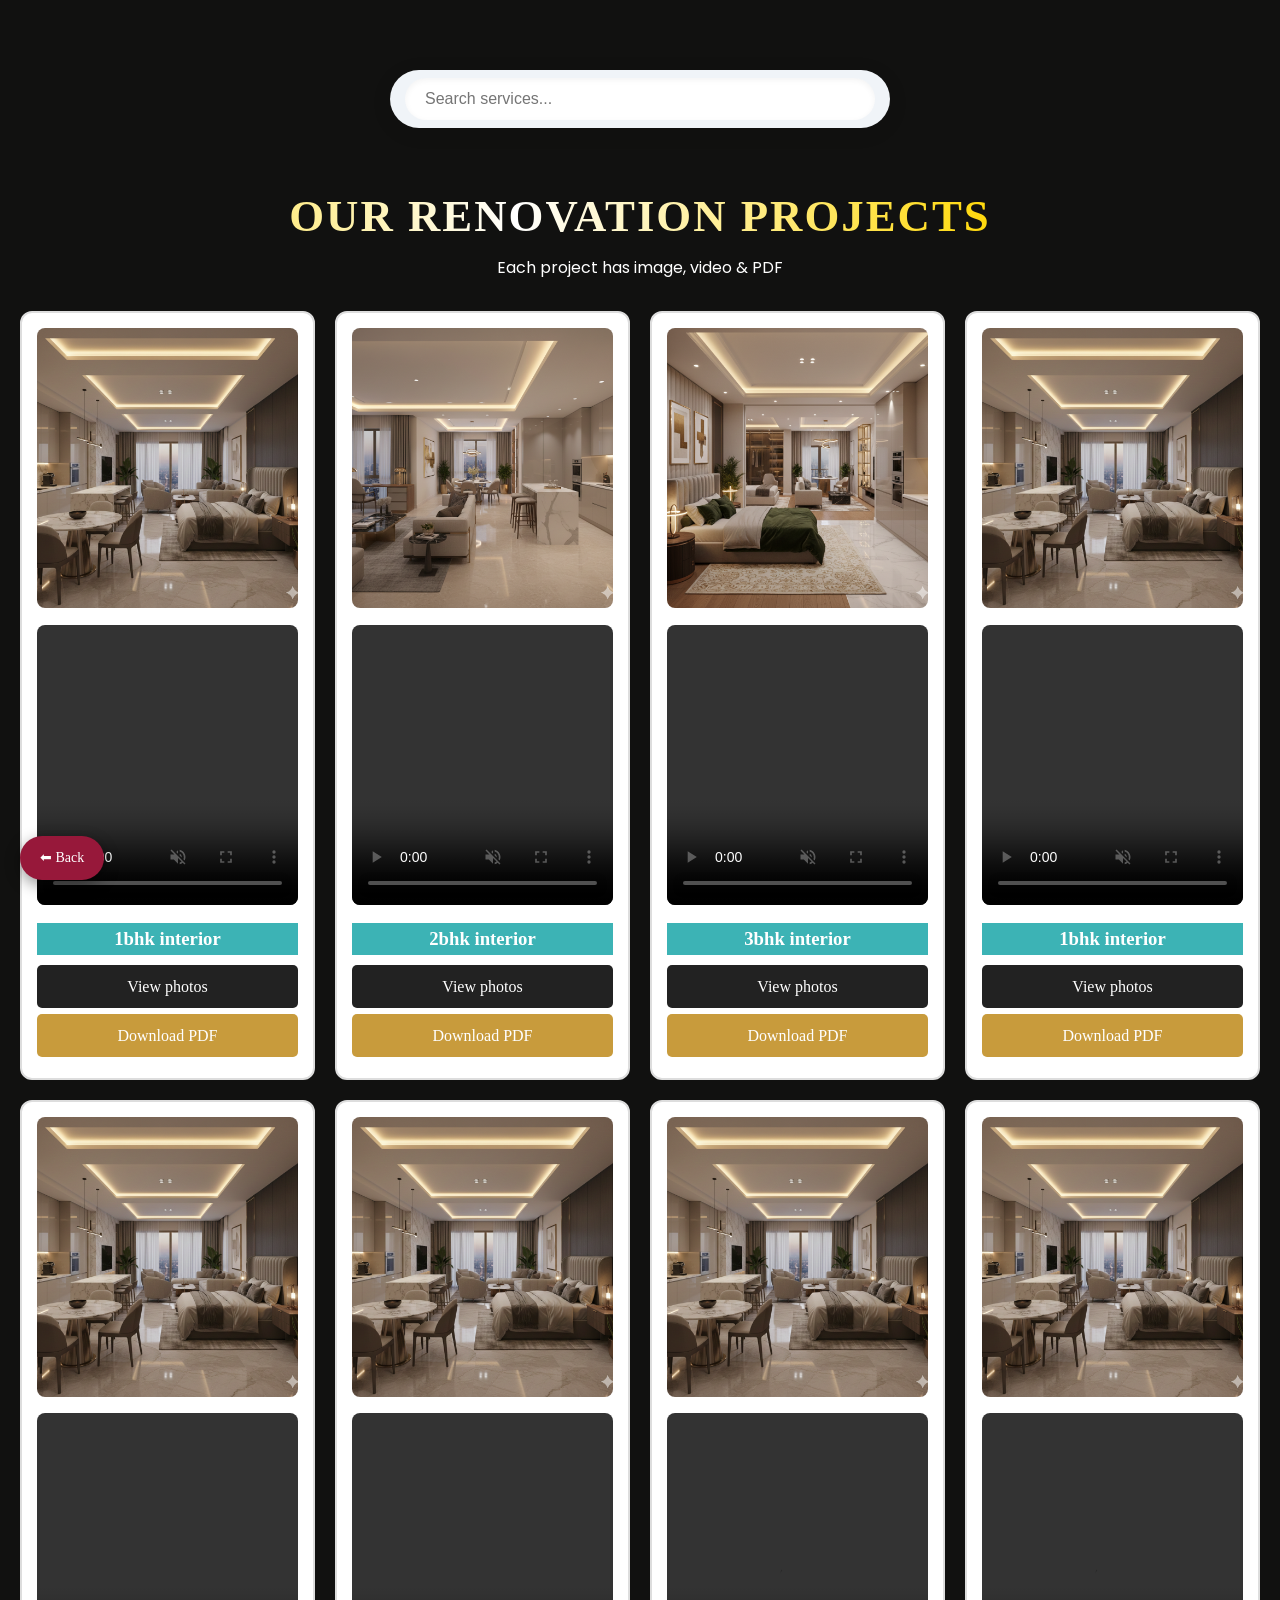
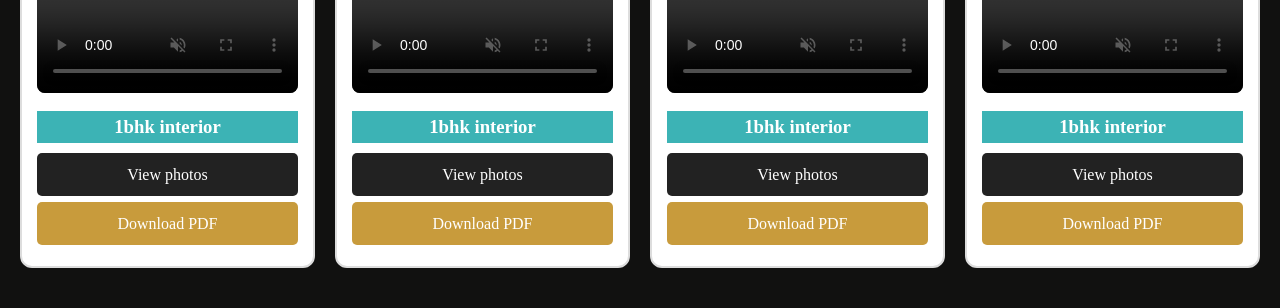
<file: renovation-project.html>
<!DOCTYPE html>
<html lang="en">
<head>
  <meta charset="UTF-8">
  <title>Renovation Projects</title>
  <meta name="viewport" content="width=device-width, initial-scale=1.0">
  <link rel="stylesheet" href="style.css">
    <link rel="stylesheet" href="https://cdnjs.cloudflare.com/ajax/libs/font-awesome/6.5.0/css/all.min.css">
  <link href="https://fonts.googleapis.com/css2?family=Poppins:wght@400;600;700&display=swap" rel="stylesheet">

</head>

<body class="renovation-projects-page">
<section class="inner-section">
    <!-- Search Bar -->
   <div class="search-wrapper">
    <input type="text" id="search-input" placeholder="Search services...">
   
  </div>

   <p id="no-results" style="display:none; text-align:center; color:red; font-weight:600;">
  No results found 😔
</p>

 
  <h1>Our renovation Projects</h1>
  <p>Each project has image, video & PDF</p>

  <div class="inner-gallery">

    <!-- Project 1 -->
    <div class="project-box">
      <img src="1bhk-interior.png" alt="Modular Kitchen">
 
      <video controls muted playsinline>
        <source src="1bhk-interior.mp4" type="video/mp4">
      </video>

      <h3>1bhk interior</h3>

      <a href="1bhk-interior-photo.pdf" class="btn">
        View photos
      </a>

      <a href="1bhk-interior.pdf" download class="btn download">
        Download PDF
      </a>
    </div>

    <!-- Project 2 -->
    <div class="project-box">
      <img src="2bhk-interior.png" alt="Furniture Fitting">

      <video controls muted playsinline>
        <source src="2bhk-interior.mp4" type="video/mp4">
      </video>

      <h3>2bhk interior</h3>

      <a href="2bhk-interior-photo.pdf" class="btn">
        View photos
      </a>

      <a href="2bhk-interior.pdf" download class="btn download">
        Download PDF
      </a>
    </div>

    <!-- Project 3 -->
    <div class="project-box">
      <img src="3bhk-interior.png" alt="Wall Design">

      <video controls muted playsinline>
        <source src="3bhk-interior.mp4" type="video/mp4">
      </video>

      <h3>3bhk interior</h3>

      <a href="3bhk-interior-photo.pdf" class="btn">
        View photos
      </a>

      <a href="3bhk-interior.pdf" download class="btn download">
        Download PDF
      </a>
    </div>

 <!-- Project 1 -->
    <div class="project-box">
      <img src="1bhk-interior.png" alt="Modular Kitchen">
 
      <video controls muted playsinline>
        <source src="1bhk-interior.mp4" type="video/mp4">
      </video>

      <h3>1bhk interior</h3>

      <a href="1bhk-interior-photo.pdf" class="btn">
        View photos
      </a>

      <a href="1bhk-interior.pdf" download class="btn download">
        Download PDF
      </a>
    </div>

    <!-- Project 1 -->
    <div class="project-box">
      <img src="1bhk-interior.png" alt="Modular Kitchen">
 
      <video controls muted playsinline>
        <source src="1bhk-interior.mp4" type="video/mp4">
      </video>

      <h3>1bhk interior</h3>

      <a href="1bhk-interior-photo.pdf" class="btn">
        View photos
      </a>

      <a href="1bhk-interior.pdf" download class="btn download">
        Download PDF
      </a>
    </div>

    <!-- Project 1 -->
    <div class="project-box">
      <img src="1bhk-interior.png" alt="Modular Kitchen">
 
      <video controls muted playsinline>
        <source src="1bhk-interior.mp4" type="video/mp4">
      </video>

      <h3>1bhk interior</h3>

      <a href="1bhk-interior-photo.pdf" class="btn">
        View photos
      </a>

      <a href="1bhk-interior.pdf" download class="btn download">
        Download PDF
      </a>
    </div>

    <!-- Project 1 -->
    <div class="project-box">
      <img src="1bhk-interior.png" alt="Modular Kitchen">
 
      <video controls muted playsinline>
        <source src="1bhk-interior.mp4" type="video/mp4">
      </video>

      <h3>1bhk interior</h3>

      <a href="1bhk-interior-photo.pdf" class="btn">
        View photos
      </a>

      <a href="1bhk-interior.pdf" download class="btn download">
        Download PDF
      </a>
    </div>

    <!-- Project 1 -->
    <div class="project-box">
      <img src="1bhk-interior.png" alt="Modular Kitchen">
 
      <video controls muted playsinline>
        <source src="1bhk-interior.mp4" type="video/mp4">
      </video>

      <h3>1bhk interior</h3>

      <a href="1bhk-interior-photo.pdf" class="btn">
        View photos
      </a>

      <a href="1bhk-interior.pdf" download class="btn download">
        Download PDF
      </a>
    </div>
    
  </div>

</section>

<a href="javascript:history.back()" class="fixed-back-btn">⬅ Back</a>

<!-- JS -->
  <script src="script.js"></script>

</body>
</html>
</file>
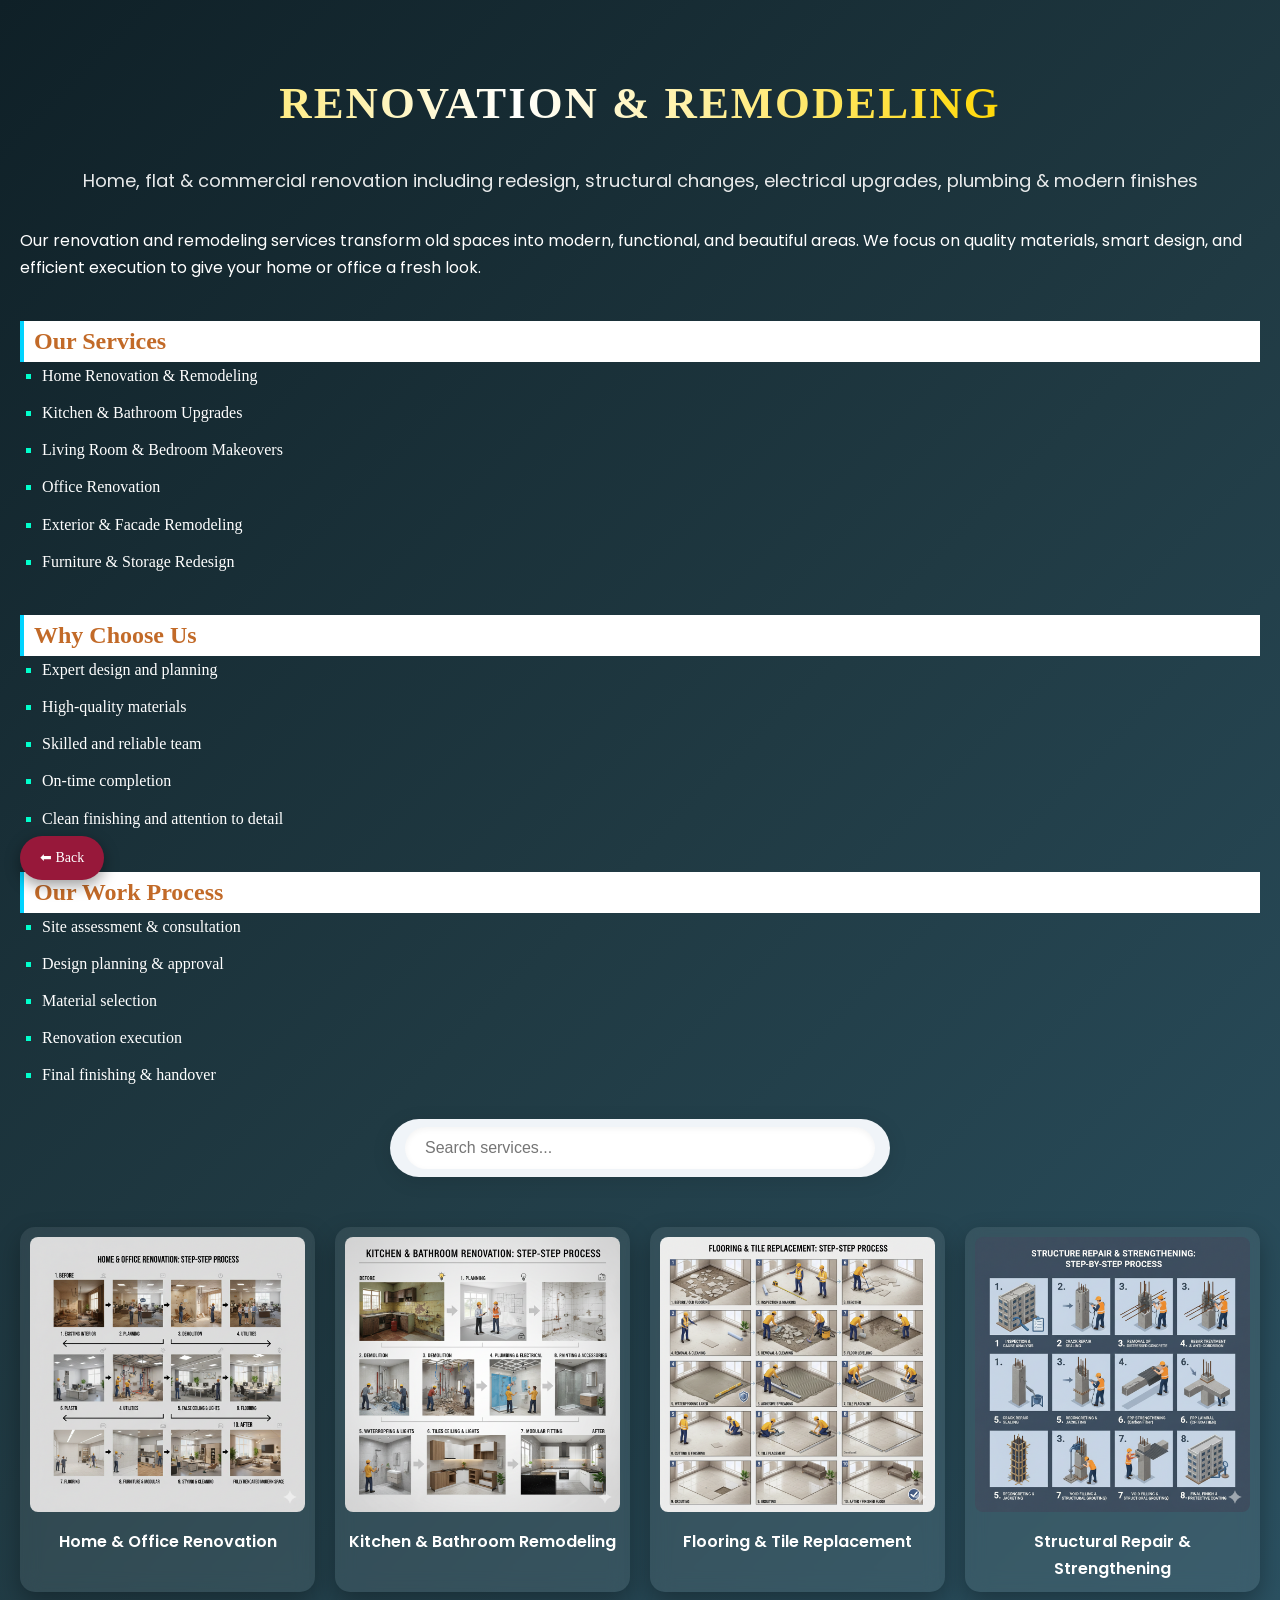
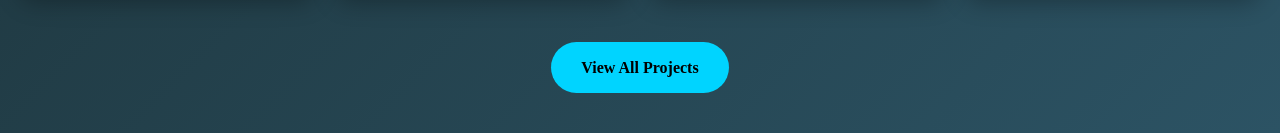
<file: renovation.html>
<!DOCTYPE html>
<html lang="en">
<head>
  <meta charset="UTF-8">
  <title>Renovation & Remodeling</title>
  <meta name="viewport" content="width=device-width, initial-scale=1.0">

  <!-- CSS FILE -->
  <link rel="stylesheet" href="style.css">
    <link rel="stylesheet" href="https://cdnjs.cloudflare.com/ajax/libs/font-awesome/6.5.0/css/all.min.css">
  <link href="https://fonts.googleapis.com/css2?family=Poppins:wght@400;600;700&display=swap" rel="stylesheet">

</head>

<body  class="renovation-page">

  <!-- ===== MAIN CONTENT (INNER PAGE SAFE) ===== -->
  <section class="inner-section">
    <h1>Renovation & Remodeling</h1>

    <p class="desc">
      Home, flat & commercial renovation including redesign, structural changes,
      electrical upgrades, plumbing & modern finishes
    </p>

    <p>
      Our renovation and remodeling services transform old spaces into modern,
      functional, and beautiful areas. We focus on quality materials, smart
      design, and efficient execution to give your home or office a fresh look.
    </p>

    <h2>Our Services</h2>
    <ul>
      <li>Home Renovation & Remodeling</li>
      <li>Kitchen & Bathroom Upgrades</li>
      <li>Living Room & Bedroom Makeovers</li>
      <li>Office Renovation</li>
      <li>Exterior & Facade Remodeling</li>
      <li>Furniture & Storage Redesign</li>
    </ul>

    <h2>Why Choose Us</h2>
    <ul>
      <li>Expert design and planning</li>
      <li>High-quality materials</li>
      <li>Skilled and reliable team</li>
      <li>On-time completion</li>
      <li>Clean finishing and attention to detail</li>
    </ul>

    <h2>Our Work Process</h2>
    <ul>
      <li>Site assessment & consultation</li>
      <li>Design planning & approval</li>
      <li>Material selection</li>
      <li>Renovation execution</li>
      <li>Final finishing & handover</li>
    </ul>

    <!-- ===== IMAGE GALLERY ===== -->
       <!-- Search Bar -->
      <div class="search-wrapper">
    <input type="text" id="search-input" placeholder="Search services...">
    
  </div>

 <p id="no-results" style="display:none; text-align:center; color:red; font-weight:600;">
  No results found 😔
</p>


    <div class="inner-gallery">

      <div class="inner-card">
        <img src="Home-&-office-renovation.png" alt="Structural Repair">
        <p>Home & Office Renovation</p>
      </div>

      <div class="inner-card">
        <img src="Kitchrn-&-bathroom-remodeling.png" alt="Structural Repair">
        <p>Kitchen & Bathroom Remodeling</p>
      </div>

      <div class="inner-card">
        <img src="Flooring-&-tile-replacement.png" alt="Structural Repair">
        <p>Flooring & Tile Replacement</p>
      </div>

      <div class="inner-card">
        <img src="Structural-Repair&-strengthening.png" alt="Structural repair">
        <p>Structural Repair & Strengthening</p>
      </div>

    </div>

   

    </div>
    <!-- ===== VIEW ALL PROJECTS BUTTON ===== -->
    <div class="view-center">
      <a href="renovation-project.html" class="view-btn">View All Projects</a>
    </div>

  </section>

  <!-- ===== BACK BUTTON ===== -->
 <a href="javascript:history.back()" class="fixed-back-btn">⬅ Back</a>


  <!-- JS FILE -->
  <script src="script.js"></script>

</body>
</html>
</file>
<file: style.css>
/*===================================================== 
================ Smooth Scroll ======================== 
=======================================================*/
html {
  scroll-behavior: smooth;
}


/*============================================================
================== GLOBAL FONT STYLE (ALL SITE) ==============
==============================================================*/

body{
  margin: 0;
  line-height: 1.7;
  color: white;
  background: #111110;
}


/*========================================================
======================== NAV MENU STYLE ==================
==========================================================*/
nav a {
  font-weight: 600;
  letter-spacing: 0.5px;
}


/*================================================================
================ RESET (SAB PAGE KE LIYE SAFE) ===================
==================================================================*/
* {
  margin: 0;
  padding: 0;
  box-sizing: border-box;
}


/*=======================================================
==================== COMMON ELEMENTS ====================
=========================================================*/
a {
  text-decoration: none;
  color: inherit;
}

ul {
  list-style: none;
}

/*=============================================================================
============================ HEADER (MAIN PAGE) ===============================
===============================================================================*/

#mainHeader{
 position: relative;
 overflow: hidden;
 padding: 20px;
 min-height: 120px;
 text-align: center;
}

#festivalText{
 font-size:26px !important;
 font-weight:700 !important;
 color:gold !important;

 text-shadow:
 2px 2px 0 #b8860b,
 4px 4px 8px rgba(0,0,0,0.5);

 letter-spacing:1px;

 font-style: normal !important;

 /* ⭐ Movement allow */
 transform: translateY(-5px);
 transition: all 0.3s ease;
}

/* Festival Images */

#festivalleftImage,
#festivalttImage{

 position:absolute;
 top:50%;
 transform:translateY(-50%);

 width:190px;   /* ⭐ Image size */
 height:auto;

 padding:8px;  /*borde stirt*/
 background:black;

 border:3px solid transparent;
 border-radius:18px;

 animation:borderBlink 2s linear infinite;

 box-shadow:0 0 20px rgba(212,175,55,0.6);   /*b0rderend*/

 display:none;

 z-index:1;
}

/* Left Position */

#festivalleftImage{
 left:20px;
}

/* Right Position */

#festivalttImage{
 right:20px;
}

/* Text Layer Safe */

#mainHeader h1,
#festivalText{
 position: relative;
 z-index: 2;
}

/* Blink Animation  border */

@keyframes borderBlink{

 0%{ border-color:red; box-shadow:0 0 12px red; }
 25%{ border-color:lime; box-shadow:0 0 12px lime; }
 50%{ border-color:cyan; box-shadow:0 0 12px cyan; }
 75%{ border-color:magenta; box-shadow:0 0 12px magenta; }
 100%{ border-color:gold; box-shadow:0 0 12px gold; }

}

/* Mobile Responsive */

@media(max-width:768px){

 #festivalleftImage,
 #festivalttImage{
   width: 100pxpx;
   left:5px;
   right:5px;
 }

}
/* Festival Themes */
.holi-theme{
 background: linear-gradient(45deg,#ff0080,#00ffff,#ffbf00);
 background-size: 300% 300%;
 animation: holiMove 6s ease infinite;
}

@keyframes holiMove{
 0%{ background-position:0% 50%; }
 50%{ background-position:100% 50%; }
 100%{ background-position:0% 50%; }
}

.ganesh-theme {
  background: linear-gradient(45deg,#ff6600,#ffcc00);
  color: darkred;
}

.diwali-theme{
 background: radial-gradient(circle,#000,#ff6600);
 animation: diwaliGlow 3s ease infinite;
}

@keyframes diwaliGlow{
 0%{ box-shadow:0 0 10px gold; }
 50%{ box-shadow:0 0 40px orange; }
 100%{ box-shadow:0 0 10px gold; }
}
.rath-theme {
  background: linear-gradient(45deg,#ffd700,#ff4500);
  color: darkblue;
}

.independence-theme{
 background: linear-gradient(90deg,orange,white,green);
 background-size: 300% 300%;
 animation: tirangaMove 8s ease infinite;
}

.republic-theme {
  background: linear-gradient(orange,white,green);
}

.christmas-theme {
  background: linear-gradient(45deg,#006400,#ff0000);
  color: white;
}
/*=============================================================================*/
header {
  background: linear-gradient(135deg, #040f18, #0b1f2e);
  padding: 25px 15px;
  text-align: center;
}

/* GOLD SHINE H1 */
header h1 {
  font-size: 2.8rem;
  font-weight: 800;
  text-transform: uppercase;
  letter-spacing: 2px;

  background: linear-gradient(
    90deg,
    #ffd700 0%,
    #ffffff 20%,
    #ffd700 40%,
    #ffd700 100%
  );

  background-size: 200% auto;
  color: transparent;
  -webkit-background-clip: text;
  background-clip: text;

  animation: goldshine 5s linear infinite;
}
/* Tagline / Subtitle */
header p {
  font-size: 1.2rem;
  font-style: italic;
  color: #d7d2d2;
  background: transparent;
  margin-top: 5px;
}
.tagline {
    font-size: 1.2rem;
    color: #f5f5f5;
    font-style: italic;
    letter-spacing: 1px;
    margin-top: 10px;
    
    position: relative;
    display: inline-block;
    padding: 8px 20px;
    
    background: rgba(255, 215, 0, 0.1); /* light gold background */
    border: 1px solid gold;
    border-radius: 30px;
    
    box-shadow: 0 0 10px rgba(255, 215, 0, 0.3);
}
.tagline {
    font-size: 1.3rem;
    font-style: italic;
    font-weight: 500;
    letter-spacing: 1px;

    /* Gold Gradient */
    background: linear-gradient(
        90deg,
        #ffd700,
        #ffffff,
        #ffd700
    );
    background-size: 200% auto;

    color: transparent;
    -webkit-background-clip: text;
    background-clip: text;

    /* Glow */
    text-shadow: 0 0 8px rgba(255, 215, 0, 0.7);

    /* Animation Combo */
    animation: shine 4s linear infinite,
               blinkGlow 2s ease-in-out infinite;
}

/* Gold Shine Move */
@keyframes goldShine {
    0% {
        background-position: -200% center;
    }
    100% {
        background-position: 200% center;
    }
}

/* Soft Premium Blink */
@keyframes blinkGlow {
    0%, 100% {
        opacity: 1;
        text-shadow: 0 0 8px rgba(255, 215, 0, 0.7);
    }
    50% {
        opacity: 0.6;
        text-shadow: 0 0 20px rgba(255, 215, 0, 1);
    }
}

/* Shine Animation */
@keyframes shine {
  0% {
    background-position: -200% center;
  }
  100% {
    background-position: 200% center;
  }
}
header {
  overflow: hidden;
}




@keyframes slide {
  0% {
    transform: translateX(-100%);
  }
  100% {
    transform: translateX(100%);
  }
}

/*================================================================================================
================= HERO VIDEO – MAIN PAGE ONLY-FULL WIDTH HERO VIDEO FIX ==========================
==================================================================================================*/
.hero-video {
  position: relative;
  width: 100vw;
  /* full screen width */
  height: 50vh;
  /* height adjust */
  overflow: hidden;

  left: 50%;
  margin-left: -50vw;
  /* 🔥 main fix */
}

.hero-video video {
  width: 100%;
  height: 100%;
  object-fit: cover;
}

body.main-page .hero-video {
  position: relative;
  width: 100%;
  height: 100vh;
  overflow: auto;
  border-radius: 16px;
}

/* Video */
body.main-page .hero-video video {
  width: 100%;
  height: 100%;
  object-fit: cover;
}

/* Dark overlay */
body.main-page .hero-video::after {
  content: "";
  position: absolute;
  inset: 0;
  background: rgba(0, 0, 0, 0.45);
}

/* Text content */
body.main-page .hero-content {
  position: absolute;
  top: 50%;
  left: 50%;
  transform: translate(-50%, -50%);
  text-align: center;
  color: #fff;
  z-index: 2;
  max-width: 700px;
  padding: 20px;
}

body.main-page .hero-content h1 {
  font-size: 42px;
  margin-bottom: 12px;
}

body.main-page .hero-content p {
  font-size: 18px;
  margin-bottom: 20px;
}

/* Mobile */
@media(max-width:768px) {
  body.main-page .hero-video {
    height: 65vh;
  }

  body.main-page .hero-content h1 {
    font-size: 28px;
  }
}


/*================================================================
======================== NAVIGATION ==============================
==================================================================*/
nav {
  background: #98cb2d;
  padding: 0.5rem;
}

nav ul {
  display: flex;
  justify-content: center;
  flex-wrap: wrap;
  
}

nav li {
  margin: 0 1rem;
}

nav a {
  color: white;
  font-weight: bold;
  padding: 0.5rem 1rem;
}

nav a:hover {
  background: #267e2a;
  border-radius: 5px;
}


/*=================================================================
========================= MAIN PAGE SECTIONS ======================
===================================================================*/
main {
  max-width: 100%;
  min-height: 100vh;
  margin: auto;
  padding: 1rem;
}

#home {
  text-align: center;
  margin-bottom: 2rem;
  background: #111110;
}


.home-container {
  max-width: 1200px;
  margin: 0 auto;
  display: flex;
  align-items: center;
  justify-content: space-between;
  gap: 50px;
  flex-wrap: wrap;
}

.home-text {
  flex: 1 1 600px;
}

.home-tagline {
  display: inline-block;
  font-size: 14px;
  font-weight: 600;
  color: #98cb2d;
  text-transform: uppercase;
  letter-spacing: 1px;
  margin-bottom: 15px;
}

.home-text h1 {
  font-size: 52px;
  color: #98cb2d;
  margin-bottom: 20px;
  line-height: 1.2;
}
 
.home-text h2 {
  color: white;
}


.home-text p {
  font-size: 18px;
  color: white;
  line-height: 1.8;
  margin-bottom: 15px;
}

.home-services {
  font-size: 15px;
  color: #2d22ac;
  margin-bottom: 25px;
}

.home-btn {
  display: inline-flex;
  align-items: center;
  justify-content: center;
  gap: 10px;
  text-decoration: none;
  padding: 14px 30px;
  border-radius: 50px;
  font-size: 15px;
  font-weight: 600;
  letter-spacing: 0.3px;
  transition: all 0.5s ease;
}

.primary-btn {
  background: linear-gradient(135deg, #98cb2d, #333);
  color: #fff;
  box-shadow: 0 8px 20px rgba(0, 0, 0, 0.18);
}

.primary-btn::after {
  
  font-size: 16px;
  transition: transform 0.3s ease;
}

.primary-btn:hover {
  transform: translateY(-2px);
  box-shadow: 0 12px 24px rgba(0, 0, 0, 0.22);
}

.primary-btn:hover::after {
  transform: translateX(4px);
}
/*================================================================
========================home-image  ==============================
==================================================================*/
.home-image img {
  width: 100%;
  max-width: 500px;
  height: 400px;
  object-fit: cover;
  border-radius: 30px;
  box-shadow: 0 15px 35px rgba(0, 0, 0, 0.12);
  transition: all 0.4s ease;
}

.home-image img:hover {
  transform: translateY(-6px);
  box-shadow: 0 20px 45px rgba(0, 0, 0, 0.18);
}

/* Mobile Responsive */
@media (max-width: 768px) {
  .home-container {
    flex-direction: column;
    text-align: center;
  }

  .home-buttons {
    justify-content: center;
  }

  .home-text h1 {
    font-size: 38px;
  }

  .home-text p {
    font-size: 16px;
  }
}


.home-image-slider {
  position: relative;
  flex: 1 1 450px;
  max-width: 500px;
  margin: 0 auto;
}


.home-image img {
  width: 100%;
  max-width: 500px;
  height: 400px;
  object-fit: cover;
  border-radius: 24px;
  box-shadow: 0 12px 30px rgba(0, 0, 0, 0.14);
  display: block;
  transition: all 0.4s ease;
}

.home-image img:hover {
  transform: translateY(-6px);
  box-shadow: 0 20px 45px rgba(0, 0, 0, 0.18);
}
.img-arrow {
  position: absolute;
  top: 50%;
  transform: translateY(-50%);
  
  width: 40px;
  height: 40px;
  border: none;
  border-radius: 50%;
  background: rgba(17, 17, 17, 0.85);
  color: #fff;
  font-size: 22px;
  cursor: pointer;
  z-index: 2;

  display: flex;
  align-items: center;
  justify-content: center;
  transition: 0.3s ease;
}

.img-arrow:hover {
  background: #333;
  transform: translateY(-50%) scale(1.05);
}

.home-image-slider .prev {
  left: 12px;
}

.home-image-slider .next {
  right: 12px;
}

.dots {
  position: absolute;
  bottom: 10px;
  left: 50%;
  transform: translateX(-50%);
  display: flex;
  gap: 8px;
}
.dot {
  width: 6px;
  height: 6px;
  border-radius: 50%;
  background: rgba(255,255,255,0.6);
  flex-shrink: 0;
  display: inline-block;   /* ⭐ IMPORTANT FIX */
  transition: all 0.3s ease;
}

.dot.active {
  background: white;
  transform: scale(1.5);   /* bigger feel */
}

/*==============================================================
====================== SERVICES (MAIN PAGE) ====================
================================================================*/
.services-grid {
  display: grid;
  grid-template-columns: repeat(auto-fit, minmax(250px, 1fr));
  gap: 2rem;
  

}


.service-card:hover {
  transform: translateY(-8px);
}

.service-card h3 {
  color: rgb(14, 13, 13);
  background: #98cb2d;
}
.service-card p {
  color :white;
  
}
.service-card img {
  width: 100%;
  height: 300px;
  object-fit: cover;
  border-radius: 10px;
}
.service-card img {
  transition: 0.4s;
}

.service-card:hover img {
  transform: scale(1.05);
}
.service-card ul {
  list-style: '✔ ';
  padding-left: 20px;
  color: white;
}
.service-card li::marker {
  color: #98cb2d;
}
        
.services-view-btn {
  display: inline-flex;
  align-items: center;
  justify-content: center;

  padding: 10px 20px;
  min-height: 42px;

  background: linear-gradient(135deg, #98cb2d, #333);
  color: #fff;

  font-size: 15px;
  font-weight: 600;
  line-height: 1;

  border-radius: 30px;
  text-decoration: none;

  white-space: nowrap;
}
.services-view-btn:hover {
  background: linear-gradient(#98cb2d, #333);;
}


/*=============================================================================
====================== GALLERY (INNER PAGES ONLY) =============================
===============================================================================*/
.inner-gallery {
  display: grid;
  grid-template-columns: repeat(auto-fit, minmax(220px, 1fr));
  gap: 16px;
  margin-top: 30px;
}

.inner-card {
  background: #fff;
  padding: 10px;
  border-radius: 8px;
  text-align: center;
  
}

.inner-card img {
  width: 100%;
  border-radius: 8px;
}

.view-center {
  display: flex;
  justify-content: center;
  margin-top: 30px;
}


/*=========================================================
======================= fixed-back-btn ====================
===========================================================*/

.fixed-back-btn {
  position: fixed;
  bottom: 20px;
  left: 20px;
  background: #97183a;
  color: #fff;
  padding: 10px 20px;
  text-decoration: none;
  border-radius: 30px;
  font-size: 14px;
  box-shadow: 0 5px 15px rgba(0,0,0,0.4);
}
.fixed-back-btn:hover {
  background: #0b8715;
  transform: scale(1.05);
}


/*=================================================================================================
======================================= INTERIOR CONSTRUCTION PAGE ================================
===================================================================================================*/
body.interior-page {
 margin: 0;
    
    background: linear-gradient(135deg, #0f2027, #203a43, #2c5364);
    color: #fff;
}

body.interior-page .inner-section {
  text-align: left;
  
}

.interior-page h1 {
  background: linear-gradient(135deg, #040f18, #0b1f2e);
  padding: 25px 15px;
  text-align: center;
}

/* GOLD SHINE H1 */
.interior-page h1 {
  font-size: 2.8rem;
  font-weight: 800;
  text-transform: uppercase;
  letter-spacing: 2px;

  background: linear-gradient(
    90deg,
    #ffd700 0%,
    #ffffff 20%,
    #ffd700 40%,
    #ffd700 100%
  );

  background-size: 200% auto;
  color: transparent;
  -webkit-background-clip: text;
  background-clip: text;

  animation: shine 5s linear infinite;
}
.interior-page h2 {
    margin-top: 40px;
    border-left: 4px solid #00d4ff;
    color: #c26a28;
    padding-left: 10px;
      background: white
}

/* ===== DESCRIPTION ===== */
.desc {
    text-align: center;
    opacity: 0.9;
    margin-bottom: 30px;
}

/* Lists */
body.interior-page .inner-section ul {
  padding-left: 22px;
}

body.interior-page .inner-section ul li::marker {
  color:#00ffcc;;
}

body.interior-page .inner-section li {
  list-style: square;
  margin-bottom: 10px;
   
}

/* Gallery cards */
body.interior-page .inner-card {
  background: rgba(255,255,255,0.08);
    border-radius: 15px;
    overflow: hidden;
    backdrop-filter: blur(10px);
    transition: 0.4s ease;
    box-shadow: 0 10px 25px rgba(0,0,0,0.3);
}

body.interior-page .inner-card p {
  font-weight: 600;
  margin-top: 8px;
}
/* Hover effect */
.inner-card:hover {
    transform: translateY(-10px);
    box-shadow: 0 20px 40px rgba(0,0,0,0.6);
}
.view-btn {
    padding: 12px 30px;
    border-radius: 30px;
    background: #00d4ff;
    color: #000;
    font-weight: bold;
    text-decoration: none;
    transition: 0.3s;
}

.view-btn:hover {
    background: #00ffcc;
    transform: scale(1.05);
}


/*=====================================================================================
============================= OUTDOOR PROJECT – INNER SECTION =========================
=======================================================================================*/
body.outdoor-page {
    margin: 0;
    
    background: linear-gradient(135deg, #0f2027, #203a43, #2c5364);
    color: #fff;
}

body.outdoor-page .inner-section {
  text-align: left;
  
}

.outdoor-page h1 {
  background: linear-gradient(135deg, #040f18, #0b1f2e);
  padding: 25px 15px;
  text-align: center;
}

/* GOLD SHINE H1 */
.outdoor-page h1 {
  font-size: 2.8rem;
  font-weight: 800;
  text-transform: uppercase;
  letter-spacing: 2px;

  background: linear-gradient(
    90deg,
    #ffd700 0%,
    #ffffff 20%,
    #ffd700 40%,
    #ffd700 100%
  );

  background-size: 200% auto;
  color: transparent;
  -webkit-background-clip: text;
  background-clip: text;

  animation: shine 5s linear infinite;
}
.outdoor-page h2 {
    margin-top: 40px;
    border-left: 4px solid #00d4ff;
    color: #c26a28;
    padding-left: 10px;
      background: white
}

/* ===== DESCRIPTION ===== */
.desc {
    text-align: center;
    font-size: 18px;
    opacity: 0.9;
    margin-bottom: 30px;
}

/* Lists */
body.outdoor-page .inner-section ul {
  padding-left: 22px;
}
body.outdoor-page .inner-section ul li::marker {
  color:#00ffcc;;
}
body.outdoor-page .inner-section li {
  list-style: square;
  margin-bottom: 10px;
}

/* Gallery cards – outdoor style */
body.outdoor-page .inner-card {
    background: rgba(255,255,255,0.08);
    border-radius: 15px;
    overflow: hidden;
    backdrop-filter: blur(10px);
    transition: 0.4s ease;
    box-shadow: 0 10px 25px rgba(0,0,0,0.3);
}

body.outdoor-page .inner-card p {
  font-weight: 600;
  margin-top: 8px;
}

/* Hover effect */
.inner-card:hover {
    transform: translateY(-10px);
    box-shadow: 0 20px 40px rgba(0,0,0,0.6);
}
.view-btn {
    padding: 12px 30px;
    border-radius: 30px;
    background: #00d4ff;
    color: #000;
    font-weight: bold;
    text-decoration: none;
    transition: 0.3s;
}

.view-btn:hover {
    background: #00ffcc;
    transform: scale(1.05);
}


/*===============================================================================
======================= RENOVATION & REMODELING PAGE ============================
=================================================================================*/
body.renovation-page {
    margin: 0;
    
    background: linear-gradient(135deg, #0f2027, #203a43, #2c5364);
    color: #fff;
}

body.renovation-page .inner-section {
  text-align: left;
  
}
.renovation-page h1 {
  background: linear-gradient(135deg, #040f18, #0b1f2e);
  padding: 25px 15px;
  text-align: center;
}

/* GOLD SHINE H1 */
.renovation-page h1 {
  font-size: 2.8rem;
  font-weight: 800;
  text-transform: uppercase;
  letter-spacing: 2px;

  background: linear-gradient(
    90deg,
    #ffd700 0%,
    #ffffff 20%,
    #ffd700 40%,
    #ffd700 100%
  );

  background-size: 200% auto;
  color: transparent;
  -webkit-background-clip: text;
  background-clip: text;

  animation: shine 5s linear infinite;
}


.renovation-page h2 {
    margin-top: 40px;
    border-left: 4px solid #00d4ff;
    color: #c26a28;
    padding-left: 10px;
      background: white
}

/* ===== DESCRIPTION ===== */
.desc {
    text-align: center;
    font-size: 18px;
    opacity: 0.9;
    margin-bottom: 30px;
}

/* Lists */
body.renovation-page ul {
  padding-left: 22px;
}
body.renovation-page .inner-section ul li::marker {
  color:#00ffcc;;
}

body.renovation-page li {
  list-style: square;
  margin-bottom: 10px;
}

/* Cards */
body.renovation-page .inner-card {
    background: rgba(255,255,255,0.08);
    border-radius: 15px;
    overflow: hidden;
    backdrop-filter: blur(10px);
    transition: 0.4s ease;
    box-shadow: 0 10px 25px rgba(0,0,0,0.3);
}

body.renovation-page .inner-card p {
  font-weight: 600;
  margin-top: 8px;
}
/* Hover effect */
.inner-card:hover {
    transform: translateY(-10px);
    box-shadow: 0 20px 40px rgba(0,0,0,0.6);
}
.view-center {
    text-align: center;
    margin-top: 50px;
}

.view-btn {
    padding: 12px 30px;
    border-radius: 30px;
    background: #00d4ff;
    color: #000;
    font-weight: bold;
    text-decoration: none;
    transition: 0.3s;
}

.view-btn:hover {
    background: #00ffcc;
    transform: scale(1.05);
}


/*===================================================================================
========================== ELECTRICAL & PLUMBING BACKGROUND =========================
=====================================================================================*/
body.electrical-plumbing-page {
     margin: 0;
  
    background: linear-gradient(135deg, #0f2027, #203a43, #2c5364);
    color: #fff;
}

body.electrical-plumbing-page .inner-section {
  text-align: left;
}

.electrical-plumbing-page h1 {
  background: linear-gradient(135deg, #040f18, #0b1f2e);
  padding: 25px 15px;
  text-align: center;
}

/* GOLD SHINE H1 */
.electrical-plumbing-page h1 {
  font-size: 2.8rem;
  font-weight: 800;
  text-transform: uppercase;
  letter-spacing: 2px;

  background: linear-gradient(
    90deg,
    #ffd700 0%,
    #ffffff 20%,
    #ffd700 40%,
    #ffd700 100%
  );

  background-size: 200% auto;
  color: transparent;
  -webkit-background-clip: text;
  background-clip: text;

  animation: shine 5s linear infinite;
}

.electrical-plumbing-page h2 {
    margin-top: 40px;
    border-left: 4px solid #00d4ff;
    color: #c26a28;
    padding-left: 10px;
     background: white
}

.electrical-plumbing-page h3 {
    margin-top: 40px;
    border-left: 4px solid #00d4ff;
    color: #c26a28;
    padding-left: 10px;
      background: white
}

/* ===== DESCRIPTION ===== */
.desc {
    text-align: center;
    font-size: 18px;
    opacity: 0.9;
    margin-bottom: 30px;
}

/* Lists */
body.electrical-plumbing-page ul {
  padding-left: 22px;
}
body.electrical-plumbing-page .inner-section ul li::marker {
  color:#00ffcc;;
}
body.electrical-plumbing-page li {
  list-style: square;
  margin-bottom: 10px;
}

/* Cards */
body.electrical-plumbing-page .inner-card {
    background: rgba(255,255,255,0.08);
    border-radius: 15px;
    overflow: hidden;
    backdrop-filter: blur(10px);
    transition: 0.4s ease;
    box-shadow: 0 10px 25px rgba(0,0,0,0.3);
}

body.electrical-plumbing-page .inner-card p {
  font-weight: 600;
  margin-top: 8px;

}
/* Hover effect */
.inner-card:hover {
    transform: translateY(-10px);
    box-shadow: 0 20px 40px rgba(0,0,0,0.6);
}
/* ===== VIEW BUTTON ===== */
.view-center {
    text-align: center;
    margin-top: 50px;
}

.view-btn {
    padding: 12px 30px;
    border-radius: 30px;
    background: #00d4ff;
    color: #000;
    font-weight: bold;
    text-decoration: none;
    transition: 0.3s;
}

.view-btn:hover {
    background: #00ffcc;
    transform: scale(1.05);
}


/*======================================================================================================================================
======= PROJECT PAGES (ALL)Interior Project ,outdoor project,renvation project, elecrical & plumbing project (alag HTML file) ==========
========================================================================================================================================*/
.inner-section {
  padding: 40px 20px;
  max-width: 1400px;
  margin: auto;
  text-align: center;
}
.project-heading {
  background-color: yellow;
  padding: 10px;
}


.inner-gallery {
  display: grid;
  grid-template-columns: repeat(auto-fit, minmax(280px, 1fr));
  gap: 20px;
  margin-top: 30px;
}

.project-box {
  background: #fff;
  border: 2px solid #ddd;
  border-radius: 12px;
  padding: 15px;
  transition: 0.3s;
}

.project-box:hover {
  transform: translateY(-5px);
  box-shadow: 0 10px 25px rgba(0, 0, 0, 0.15);
}

.project-box img {
  width: 100%;
  height: 170px;
  object-fit: cover;
  border-radius: 8px;
}

.project-box video {
  width: 100%;
  margin-top: 8px;
  border-radius: 8px;
}

.project-box h3 {
  margin: 10px 0;
   background: #3cb3b5;
   color: #fff;
}

.btn {
  display: block;
  margin: 6px 0;
  padding: 8px;
  text-decoration: none;
  color: #fff;
  background: #222;
  border-radius: 5px;
}

.btn:hover {
    background: #ff0011;
    transform: scale(1.05);
}

.btn.download {
  background: #c89b3c;
}
.btn.download:hover {
    background: #00ff40;
    transform: scale(1.05);
}

.body.project-page {
    margin: 0;
    font-family: 'Poppins', sans-serif;
    background: linear-gradient(135deg, #0f2027, #203a43, #2c5364);
    color: #fff;
}

/* GOLD SHINE H1 */
.inner-section h1 {
  font-size: 2.8rem;
  font-weight: 800;
  text-transform: uppercase;
  letter-spacing: 2px;

  background: linear-gradient(
    90deg,
    #ffd700 0%,
    #ffffff 20%,
    #ffd700 40%,
    #ffd700 100%
  );

  background-size: 200% auto;
  color: transparent;
  -webkit-background-clip: text;
  background-clip: text;

  animation: shine 5s linear infinite;
}

.project-box {
  background: #fff;
  border: 2px solid #ddd;
  border-radius: 12px;
  padding: 15px;
  transition: 0.3s;
}

.project-box:hover {
  transform: translateY(-5px);
}

.project-box img,
.project-box video {
  width: 100%;
  border-radius: 8px;
  height: 280px;
  object-fit: cover;
}


/*=====================================================
=================== MOBILE ============================
=======================================================*/
@media(max-width:768px) {
  nav ul {
    flex-direction: column;
  }

  body {
    padding: 10px;
  }
}


/*======================================================
============ CTA Background Section  home page =========
========================================================*/
.cta-image {
  margin-top: 40px;
  position: relative;
  background: url("contactus.jpeg") center/cover no-repeat;
  height: 100%;
  display: flex;
  align-items: center;
  justify-content: center;
}

/* Dark Overlay */
.cta-overlay {
  background: rgba(0, 0, 0, 0.6);
  padding: 50px;
  text-align: center;
  border-radius: 20px;
  color: white;
  backdrop-filter: blur(8px);
}

.cta-overlay h2 {
  font-size: 32px;
  margin-bottom: 15px;
}

.cta-overlay p {
  margin-bottom: 25px;
}

/* Button Design */
.cta-btn {
  display: inline-block;
  padding: 14px 35px;
  background: linear-gradient(45deg, #ff6a00, #ee0979);
  color: white;
  border-radius: 30px;
  font-weight: 600;
  text-decoration: none;
  transition: 0.4s;
}

.cta-btn:hover {
  transform: scale(1.1);
  box-shadow: 0 8px 20px rgba(0,0,0,0.3);
}


/*======================================================
================== contact FORM ========================
========================================================*/
.contact-form {
  max-width: 400px;
  margin: 40px auto;
  background: #f7f9fc;
  padding: 25px 20px;
  border-radius: 12px;
  box-shadow: 0 8px 20px rgba(0, 0, 0, 0.1);
  font-family: 'Segoe UI', Tahoma, Geneva, Verdana, sans-serif;
  transition: all 0.3s ease;
}

.contact-form input,
.contact-form textarea, 
.contact-form select {
  width: 100%;
  padding: 12px;
  margin-bottom: 15px;
  border: 1px solid #ccc;
  border-radius: 8px;
  outline: none;
  font-size: 14px;
  transition: all 0.3s ease;
}

.contact-form input:focus,
.contact-form textarea:focus,
.contact-form select:focus {
  border-color: #4ade80;
  box-shadow: 0 0 5px rgba(74, 222, 128, 0.5);
}

.contact-form textarea {
  min-height: 100px;
  resize: vertical;
}

.contact-form button {
  width: 100%;
  background: linear-gradient(135deg, #16a34a, #22c55e);
  color: #fff;
  padding: 12px;
  border: none;
  border-radius: 8px;
  cursor: pointer;
  font-size: 16px;
  font-weight: 600;
  transition: all 0.3s ease;
  box-shadow: 0 5px 15px rgba(22, 163, 74, 0.4);
}

.contact-form button:hover {
  transform: translateY(-2px);
  box-shadow: 0 8px 20px rgba(22, 163, 74, 0.5);
  background: linear-gradient(135deg, #22c55e, #16a34a);
}

/* Modern select arrow */
.contact-form select {
  appearance: none;
  background-color: #fff;
  padding-right: 40px;
  background-image: url("data:image/svg+xml;utf8,<svg fill='gray' height='16' viewBox='0 0 24 24' width='16' xmlns='http://www.w3.org/2000/svg'><path d='M7 10l5 5 5-5z'/></svg>");
  background-repeat: no-repeat;
  background-position: right 12px center;
}

.contact-form select:focus {
  background-image: url("data:image/svg+xml;utf8,<svg fill='green' height='16' viewBox='0 0 24 24' width='16' xmlns='http://www.w3.org/2000/svg'><path d='M7 10l5 5 5-5z'/></svg>");
}
/* ===============================
        SUCCESS BOX MODERN
================================*/
.success-box {
  display: none;
  align-items: center;
  gap: 15px;

  padding: 18px 22px;
  margin-top: 20px;

  background: linear-gradient(135deg,#25D366,#128C7E);
  color: #fff;

  border-radius: 12px;
  box-shadow: 0 10px 25px rgba(0,0,0,0.15);

  animation: successSlide 0.5s ease forwards;
  position: relative;
  overflow: hidden;
}

/* LIGHT SHINE EFFECT */
.success-box::before {
  content: "";
  position: absolute;
  width: 120%;
  height: 100%;
  background: rgba(255,255,255,0.2);
  top: 0;
  left: -120%;
  transform: skewX(-25deg);
  animation: shineMove 2.5s infinite;
}

/* ===============================
        ICON STYLE
================================*/
.success-icon {
  font-size: 24px;
  background: rgba(255,255,255,0.2);
  padding: 10px;
  border-radius: 50%;
  animation: iconBounce 1.5s infinite;
}

/* ===============================
        TEXT STYLE
================================*/
.success-box strong {
  font-size: 17px;
  letter-spacing: 0.5px;
}

.success-box p {
  margin-top: 3px;
  font-size: 14px;
  opacity: 0.9;
}

/* ===============================
        ANIMATIONS
================================*/

/* Slide + Fade */
@keyframes successSlide {
  from {
    opacity: 0;
    transform: translateY(-20px) scale(0.95);
  }
  to {
    opacity: 1;
    transform: translateY(0) scale(1);
  }
}

/* Icon Bounce */
@keyframes iconBounce {
  0%,100% { transform: scale(1); }
  50% { transform: scale(1.15); }
}

/* Shine Move */
@keyframes shineMove {
  0% { left: -120%; }
  100% { left: 120%; }
}
/*======================================================
==================== FOOTER ============================
========================================================*/
footer {
  background: #08192a;
  color: #f4efef;
  text-align: center;
  padding: 1rem;
}
p {
  font-family: 'poppins',sans-serif;
}


/*=====================================================
================== ABOUT SECTION ======================
=======================================================*/
#about {
  width: 100%;
  padding: 20px 20px;
   background: linear-gradient(135deg, #98cb2d, #383b3a);
  text-align: center;
  color: white; 
  position: relative;
  width: 100vw;
  /* full screen width */
  height: 40vh;
  /* height adjust */
  overflow: 100%;
  left: 50%;
  margin-left: -50vw;
  /* 🔥 main fix */
  /* About Us center */
}

.about-container {
  max-width: 1100px;
  margin: auto;
  display: flex;
  gap: 40px;
  align-items: center;
  justify-content: center;
  background: #ffffff;
  padding: 40px;
  border-radius: 10px;
  box-shadow: 0 10px 25px rgba(59, 47, 47, 0.1);
  overflow: hidden;
}

/* About Image */
.about-container img {
  max-width: 100%;
  height: auto;
  object-fit: contain;
  transform: rotate(0deg);
}

/* About Text */
.about-container .text {
  flex: 1;
}

.about-container h2 {
  margin-bottom: 20px;
  font-size: 32px;
  letter-spacing: 2px;
  text-transform: uppercase;
}

.about-container p {
  line-height: 1.8;
  font-size: 10px;
  color: #474646;
}


/*=====================================================
================ MOBILE RESPONSIVE ====================
=======================================================*/
@media (max-width: 768px) {

  nav ul {
    flex-direction: column;
  }

  .services-grid {
    grid-template-columns: 1fr;
  }

  .about-container {
    flex-direction: column;
    text-align: center;
  }

  body {
    padding: 10px;
  }
}

/* CONTACT TITLE */
.contact-title {
  text-align: center;
  font-size: 32px;
  margin-bottom: 12px;
}

/* GREEN DIVIDER (tumhara green line) */
.green-divider {
  width: 140px;
  height: 4px;
  background: #2ecc71;
  margin: 0 auto 35px;
  border-radius: 2px;
}

/* CONTACT ROW */
.contact-row {
  display: flex;
  justify-content: center;
  align-items: flex-start;
  gap: 60px;
  flex-wrap: wrap;
  text-align: center;
}

/* EACH ITEM */
.contact-item {
  min-width: 220px;
  line-height: 1.7;
  font-size: 16px;
}

/* ICON */
.icon {
  font-size: 22px;
  display: block;
  margin-bottom: 6px;
}

/* LINKS */
.contact-item a {
  color: white;
  text-decoration: none;
}

.contact-item a:hover {
  color: #2ecc71;
}

/* WHATSAPP BUTTON */
.whatsapp {
  display: inline-block;
  margin-top: 6px;
  color: #25D366;
  font-weight: 600;
}

.social-links {
  display: flex;
  justify-content: center;
  gap: 16px;
  margin-top: 20px;
}

.social-links a {
  width: 44px;
  height: 44px;
  display: flex;
  align-items: center;
  justify-content: center;
  border-radius: 50%;
  color: #fff;
  font-size: 18px;
  transition: 0.3s;
}

/* Facebook */
.social-links .fb {
  background: #1877f2;
}

/* Instagram */
.social-links .insta {
  background: linear-gradient(45deg, #f58529, #dd2a7b, #8134af, #515bd4);
}

/* YouTube */
.social-links .yt {
  background: #ff0000;
}

.social-links a:hover {
  transform: scale(1.1);
  opacity: 0.85;
}


/*====================================================
================= search BUTTON STYLE ================
======================================================*/
/* Wrapper for search bar */
.search-wrapper {
  max-width: 500px;
  margin: 30px auto 50px auto;
  display: flex;
  gap: 10px;
  background: #f0f4f8;
  padding: 8px 15px;
  border-radius: 50px;
  box-shadow: 0 4px 20px rgba(0,0,0,0.1);
}

.search-wrapper input {
  flex: 1;
  border: none;
  padding: 12px 20px;
  border-radius: 50px;
  outline: none;
  font-size: 16px;
  background: #fff;
  box-shadow: inset 0 2px 6px rgba(0,0,0,0.05);
  transition: all 0.3s ease;
}

.search-wrapper input:focus {
  box-shadow: inset 0 2px 6px rgba(34,197,94,0.3);
}


/* Responsive */
@media (max-width: 480px) {
  .search-wrapper {
    flex-direction: column;
    padding: 10px;
  }
  .search-wrapper button {
    width: 100%;
  }
}
.highlight {
  background: rgb(255, 225, 0);
  color: black;
  font-weight: bold;
  padding: 2px 4px;
  border-radius: 4px;
}
/* Hide class (optional) */
.hidden {
  display: none !important;
}

/*===================================================
================ whay us section ====================
=====================================================*/
.why-us {
  max-width: 1000px;
  margin: 80px auto;
  padding: 0 20px;
}

.why-us h2 {
  text-align: center;
  font-size: 32px;
  margin-bottom: 45px;
  background: none;
  color: white;
}

.why-list {
  display: flex;
  flex-direction: column;
  gap: 22px;
}

.why-item {
  display: flex;
  align-items: center;
  gap: 22px;

  background: linear-gradient(135deg, #98cb2d, #f6f8ff);
  padding: 24px 28px;

  border-radius: 18px;
  border: 1px solid black;
  box-shadow: 0 14px 32px rgba(0, 0, 0, 0.06);

  transition: all 0.3s ease;
}

.why-item:hover {
  transform: translateY(-5px);
  box-shadow: 0 18px 38px rgba(0, 0, 0, 0.1);
}

.why-item .icon {
  width: 60px;
  height: 60px;
  border-radius: 16px;

  display: flex;
  align-items: center;
  justify-content: center;

  font-size: 30px;
  background: linear-gradient(135deg, #191a19, #8fffa4);
  color: #fff;
  flex-shrink: 0;
}

.why-item h4 {
  margin: 0 0 6px;
  font-size: 20px;
  font-weight: 600;
  background: none;
  color: black;
}

.why-item p {
  margin: 0;
  font-size: 15px;
  color: #555;
  line-height: 1.6;
}

.service-card {
  background: #383737;
  border-radius: 18px;
  padding: 22px;
  box-shadow: 0 12px 28px rgba(0,0,0,0.06);
  transition: all 0.35s ease;
  position: relative;
  overflow: hidden;
}

/* image smooth zoom */
.service-card img {
  width: 100%;
  border-radius: 14px;
  transition: transform 0.4s ease;
}

/* hover effects */
.service-card:hover {
  transform: translateY(-8px);
  box-shadow: 0 20px 45px rgba(0,0,0,0.12);
}

.service-card:hover img {
  transform: scale(1.08);
}

/* subtle top glow line */
.service-card::before {
  content: "";
  position: absolute;
  top: 0;
  left: 0;
  height: 4px;
  width: 100%;
  background: linear-gradient(90deg, #98cb2d, #8fa2ff);
  opacity: 0;
  transition: opacity 0.3s ease;
}

.service-card:hover::before {
  opacity: 1;
}

/* button hover */
.service-card .view-btn {
  transition: all 0.3s ease;
}

.service-card:hover .view-btn {
  background: #5a72ff;
  color: #fff;
} 


/*====================================================
=============== stats section SECTION ================
======================================================*/
.stats-section {
 background: linear-gradient(black , #98cb2d, black);
  padding: 60px 20px;
  text-align: center;
}

.stats-heading {
  font-size: 32px;
  font-weight: 700;
  color: #dfe2e9;
  margin-bottom: 40px;
}

.stats-container {
  display: flex;
  justify-content: center;
  flex-wrap: wrap;
  gap: 40px;
}

.stat-box {
 background: linear-gradient(90deg, #98cb2d, black);
  padding: 30px 20px;
  border-radius: 20px;
  box-shadow: 0 10px 25px rgba(0,0,0,0.08);
  min-width: 180px;
  transition: transform 0.3s ease, box-shadow 0.3s ease;
}

.stat-box:hover {
  transform: translateY(-5px);
  box-shadow: 0 15px 35px rgba(0,0,0,0.15);
}

.counter {
  font-size: 40px;
  font-weight: 700;
  color:pink;
  margin-bottom: 10px;
}

.stat-box p {
  font-size: 16px;
  color: white;
  margin: 0;
}


/*======================================================
======== HOME PAGE IMAGE SLIDER SECTION ================
========================================================*/
.completed-project-section{ margin-top: 40px; /* gap badha sakte ho 50px ya 60px */
/* Project Section */
}
.completed-project-section {
  background: linear-gradient( #111110, #98cb2d ,#111110);
  text-align: center;
  color: white; 
  position: relative;
  width: 100vw;
  /* full screen width */
  height: 70vh;
  /* height adjust */
  overflow: 100%;
  left: 50%;
  margin-left: -50vw;
  /* 🔥 main fix */
}

/* Heading */
.project-title {
  font-size: 32px;
  font-weight: 600;
  margin-bottom: 10px;
  position: relative;
}

.project-title::after {
  content: "";
  display: block;
  width: 80px;
  height: 4px;
  background: white;
  margin: 5px auto 0;
  border-radius: 2px;
}

.image-location {
  display: inline-flex;
  align-items: center;
  gap: 10px;
  margin-top: 12px;
  padding: 10px 18px;
  font-size: 15px;
  font-weight: 600;
  color: #222;
  background: #fff;
  border-radius: 50px;
  box-shadow: 0 8px 18px rgba(0, 0, 0, 0.10);
  letter-spacing: 0.3px;
  transition: all 0.3s ease;
}

.image-location::before {
  content: "📍";
  display: flex;
  align-items: center;
  justify-content: center;
  width: 28px;
  height: 28px;
  background: #ffe5e5;
  border-radius: 50%;
  font-size: 15px;
}

.image-location:hover {
  transform: scale(1.03);
  box-shadow: 0 10px 22px rgba(0, 0, 0, 0.15);
  background: rgba(255, 255, 255, 0.9);
}
/* Slider Container */
.slider {
  position: relative;
  overflow: hidden;
  border-radius: 15px;
  margin-top: 30px;
}

/* Slides Flex */
.slides {
  display: flex;
  transition: transform 0.8s ease;
  align-items: center;
}

/* Each Slide */
.slide {
  min-width: 33.33%; /* 3 slides desktop */
  padding: 10px;
  transition: transform 0.5s ease, opacity 0.5s ease;
  opacity: 0.6;
  transform: scale(0.85);
}

.slide img {
  width: 100%;
  height: 320px;
  object-fit: cover;
  border-radius: 15px;
  box-shadow: 0 10px 25px rgba(0,0,0,0.2);
  transition: transform 0.4s ease;
}

.slide img:hover {
  transform: scale(1.05);
}

/* Active Center Slide */
.slide.active {
  transform: scale(1);
  opacity: 1;
}

/* Navigation Buttons */
.slider .prev,
.slider .next {
  position: absolute;
  top: 50%;
  transform: translateY(-50%);
  background: white;
  color: #16a34a;
  border: none;
  padding: 12px 18px;
  font-size: 20px;
  cursor: pointer;
  border-radius: 50%;
  box-shadow: 0 5px 15px rgba(22, 10, 10, 0.3);
  transition: all 0.3s ease;
  z-index: 2;
}

.slider .prev { left: 15px; }
.slider .next { right: 15px; }
.slider {
  position: relative;
  overflow: hidden;
}

/* BUTTON BASE */
.slider .slider-prev,
.slider .slider-next {
  position: absolute;
  top: 50%;
  transform: translateY(-50%);
  background: white;
  color: #16a34a;
  border: none;
  padding: 12px 18px;
  font-size: 20px;
  cursor: pointer;
  border-radius: 50%;
  z-index: 999;
  box-shadow: 0 5px 15px rgba(0,0,0,0.3);

  transition: 0.3s ease;
}

/* POSITION */
.slider .slider-prev {
  left: 15px;
}

.slider .slider-next {
  right: 15px;
}

/* HOVER (NO SHIFT) */
.slider .slider-prev:hover,
.slider .slider-next:hover {
  background: #10b981;
  color: white;
  transform: translateY(-50%) scale(1.05);
}

/* Responsive */
@media (max-width: 992px) {
  .slide { min-width: 50%; } /* Tablet - 2 slides */
}

@media (max-width: 600px) {
  .slide { min-width: 100%; } /* Mobile - 1 slide */
}


/*=====================================================
================== faq SECTION ========================
=======================================================*/
.faq-section{
  width: 80%;
  margin: 60px auto;
}

.faq-heading{
  text-align: center;
  font-size: 32px;
  margin-bottom: 40px;
}

.faq-item{
  border: 1px solid #ccc;
  margin-bottom: 15px;
  border-radius: 6px;
  overflow: hidden;
}

.faq-item:hover {
  transform: translateY(-2px);
  box-shadow: 0 18px 38px rgba(0, 0, 0, 0.1);
}

.faq-question{
  padding: 15px;
  background: black;
  color: white;
  cursor: pointer;
}

.faq-answer{
  display: none;
  padding: 15px;
  background: #98cb2d;
}

.faq-item.active .faq-answer{
  display: block;
}


/*=====================================================
================== working-steps ======================
=======================================================*/
/* Royal Heading Style */
.section-heading {
  font-size: 40px;
  font-weight: 800;
  text-transform: uppercase;
  letter-spacing: 2px;
  color: white; /* black color */
  margin-bottom: 15px;
  position: relative;
  opacity: 0;
  transform: translateY(-50px);
  animation: slideDown 1s ease forwards;
}

/* Gold underline */
.section-heading::after {
  content: "";
  width: 100px;
  height: 4px;
  background: linear-gradient(90deg, #111110 ,#98cb2d ,#111110);
  display: block;
  margin: 12px auto 0;
  border-radius: 5px;
}

/* Subtitle Style */
.section-subheading {
  font-size: 18px;
  color: black;
  max-width: 650px;
  margin: 0 auto 50px;
  line-height: 1.7;
  opacity: 0;
  transform: translateY(30px);
  animation: slideUp 1s ease forwards;
  animation-delay: 0.5s;
}

/* Animations */
@keyframes slideDown {
  to {
    opacity: 1;
    transform: translateY(0);
  }
}

@keyframes slideUp {
  to {
    opacity: 1;
    transform: translateY(0);
  }
}

.working-steps {
  text-align: center;
  padding: 50px 20px;
  background: linear-gradient(  #111110 ,#98cb2d ,#111110);
  margin: 100px auto;
}

.steps {
  display: flex;
  justify-content: center;
  flex-wrap: wrap;
  gap: 30px;
}

.step {
  width: 150px;
}
.step p{
color:black
}

/* Golden Circle */
.circle {
  width: 85px;
  height: 85px;
  border-radius: 50%;
  background: linear-gradient( #98cb2d, #ffd700);
  color: #111;
  display: flex;
  align-items: center;
  justify-content: center;
  margin: 0 auto 20px;
  font-weight: bold;
  font-size: 20px;
  box-shadow: 0 0 20px rgba(212,175,55,0.6);
  transition: 0.4s ease;
}

/* Hover Luxury Effect */
.step:hover .circle {
  transform: scale(1.2);
  box-shadow: 0 0 35px rgba(255,215,0,0.9);
}

/* Mouse le jaane par change */
.step:hover .circle {
  background: black;
  color: #fff;
  transform: scale(1.2);
}
.step h4 {
  font-size: 16px;
  color: #fff;
  letter-spacing: 1px;
  transition: 0.3s;
  
}
/* Text bhi change ho */
.step:hover h4 {
  color: #e4c515;
}

.logo-box {
  width: 180px;
  margin: 0 auto 30px;
  padding: 20px;
  background: #000;   /* 👈 Black only for logo box */
  border-radius: 20px;
  box-shadow: 0 0 30px rgba(212,175,55,0.6);
}

.logo-box img {
  width: 100%;
  height: auto;
  display: block;
}
.step {
  position: relative;
  text-align: center;
}

/* Working Process Detail Box Design */
.step-detail {
  position: absolute;
  bottom: 120%;
  left: 50%;
  transform: translateX(-50%);
  width: 230px;
  background: white;
  padding: 15px;
  border-radius: 10px;
  box-shadow: 0 15px 35px rgba(0,0,0,0.2);
  display: none;
  z-index: 10;
}

.step-detail::after {
  content: "";
  position: absolute;
  top: 100%;
  left: 50%;
  transform: translateX(-50%);
  border-width: 8px;
  border-style: solid;
  border-color: white transparent transparent transparent;
}

.step.active .step-detail {
  display: block;
}
</file>
